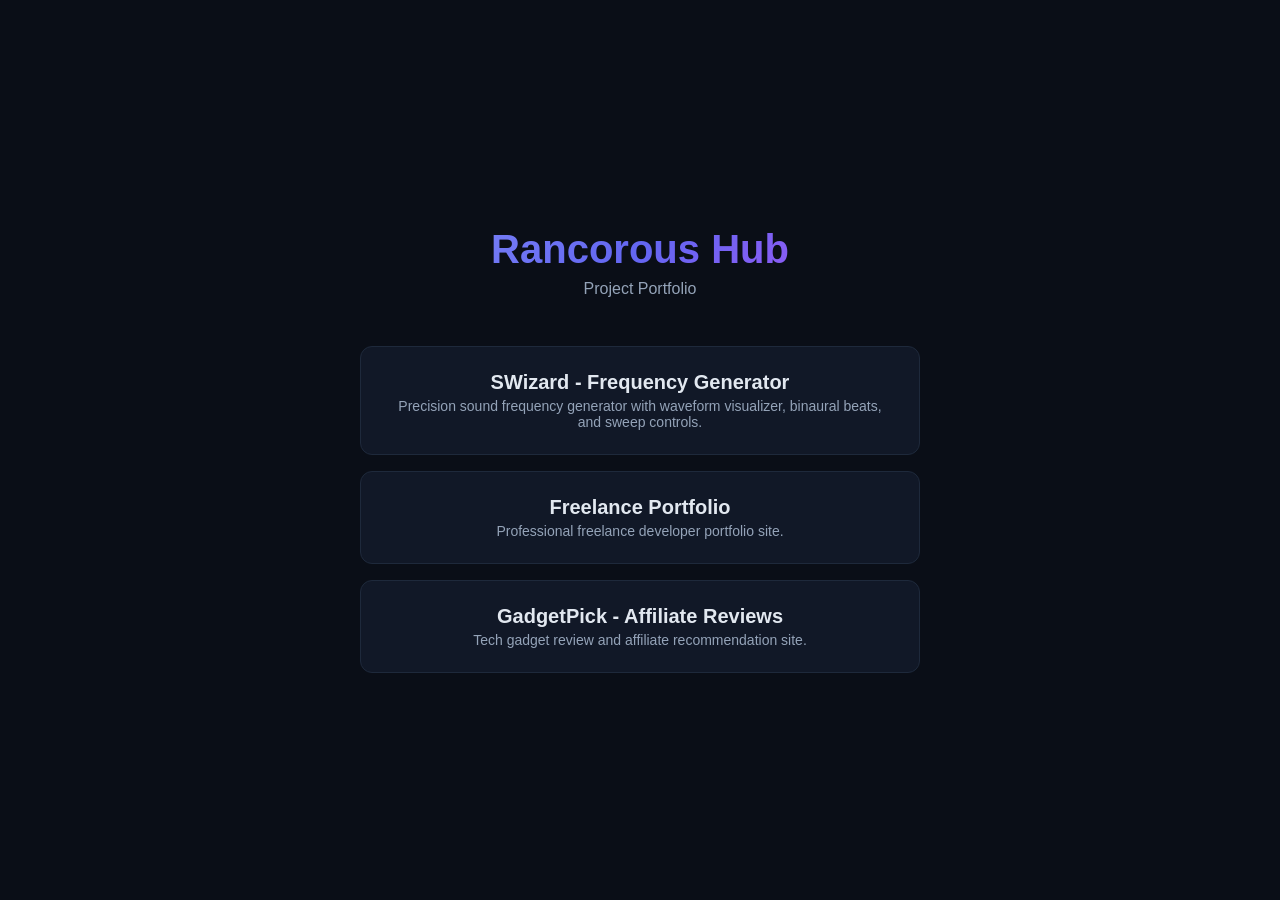
<file: index.html>
<!DOCTYPE html>
<html lang="en">
<head>
    <meta charset="UTF-8">
    <meta name="viewport" content="width=device-width, initial-scale=1.0">
    <title>Rancorous Hub - Projects</title>
    <style>
        *, *::before, *::after { margin: 0; padding: 0; box-sizing: border-box; }
        body {
            font-family: -apple-system, BlinkMacSystemFont, 'Segoe UI', Roboto, sans-serif;
            background: #0a0e17;
            color: #e2e8f0;
            min-height: 100vh;
            display: flex;
            align-items: center;
            justify-content: center;
        }
        .container {
            max-width: 600px;
            width: 100%;
            padding: 40px 20px;
            text-align: center;
        }
        h1 {
            font-size: 2.5rem;
            font-weight: 800;
            background: linear-gradient(135deg, #818cf8, #6366f1, #a855f7);
            -webkit-background-clip: text;
            background-clip: text;
            -webkit-text-fill-color: transparent;
            margin-bottom: 8px;
        }
        .tagline {
            color: #94a3b8;
            margin-bottom: 48px;
        }
        .projects {
            display: flex;
            flex-direction: column;
            gap: 16px;
        }
        a.card {
            display: block;
            padding: 24px;
            background: #111827;
            border: 1px solid #1e293b;
            border-radius: 12px;
            text-decoration: none;
            color: #e2e8f0;
            transition: all 0.2s;
        }
        a.card:hover {
            border-color: #6366f1;
            background: #1a2332;
            transform: translateY(-2px);
            box-shadow: 0 8px 24px rgba(99, 102, 241, 0.15);
        }
        .card h2 {
            font-size: 1.25rem;
            margin-bottom: 4px;
        }
        .card p {
            font-size: 0.875rem;
            color: #94a3b8;
        }
    </style>
</head>
<body>
    <div class="container">
        <h1>Rancorous Hub</h1>
        <p class="tagline">Project Portfolio</p>
        <div class="projects">
            <a class="card" href="frequency-generator/">
                <h2>SWizard - Frequency Generator</h2>
                <p>Precision sound frequency generator with waveform visualizer, binaural beats, and sweep controls.</p>
            </a>
            <a class="card" href="freelance-site/">
                <h2>Freelance Portfolio</h2>
                <p>Professional freelance developer portfolio site.</p>
            </a>
            <a class="card" href="affiliate-site/">
                <h2>GadgetPick - Affiliate Reviews</h2>
                <p>Tech gadget review and affiliate recommendation site.</p>
            </a>
        </div>
    </div>
</body>
</html>
</file>
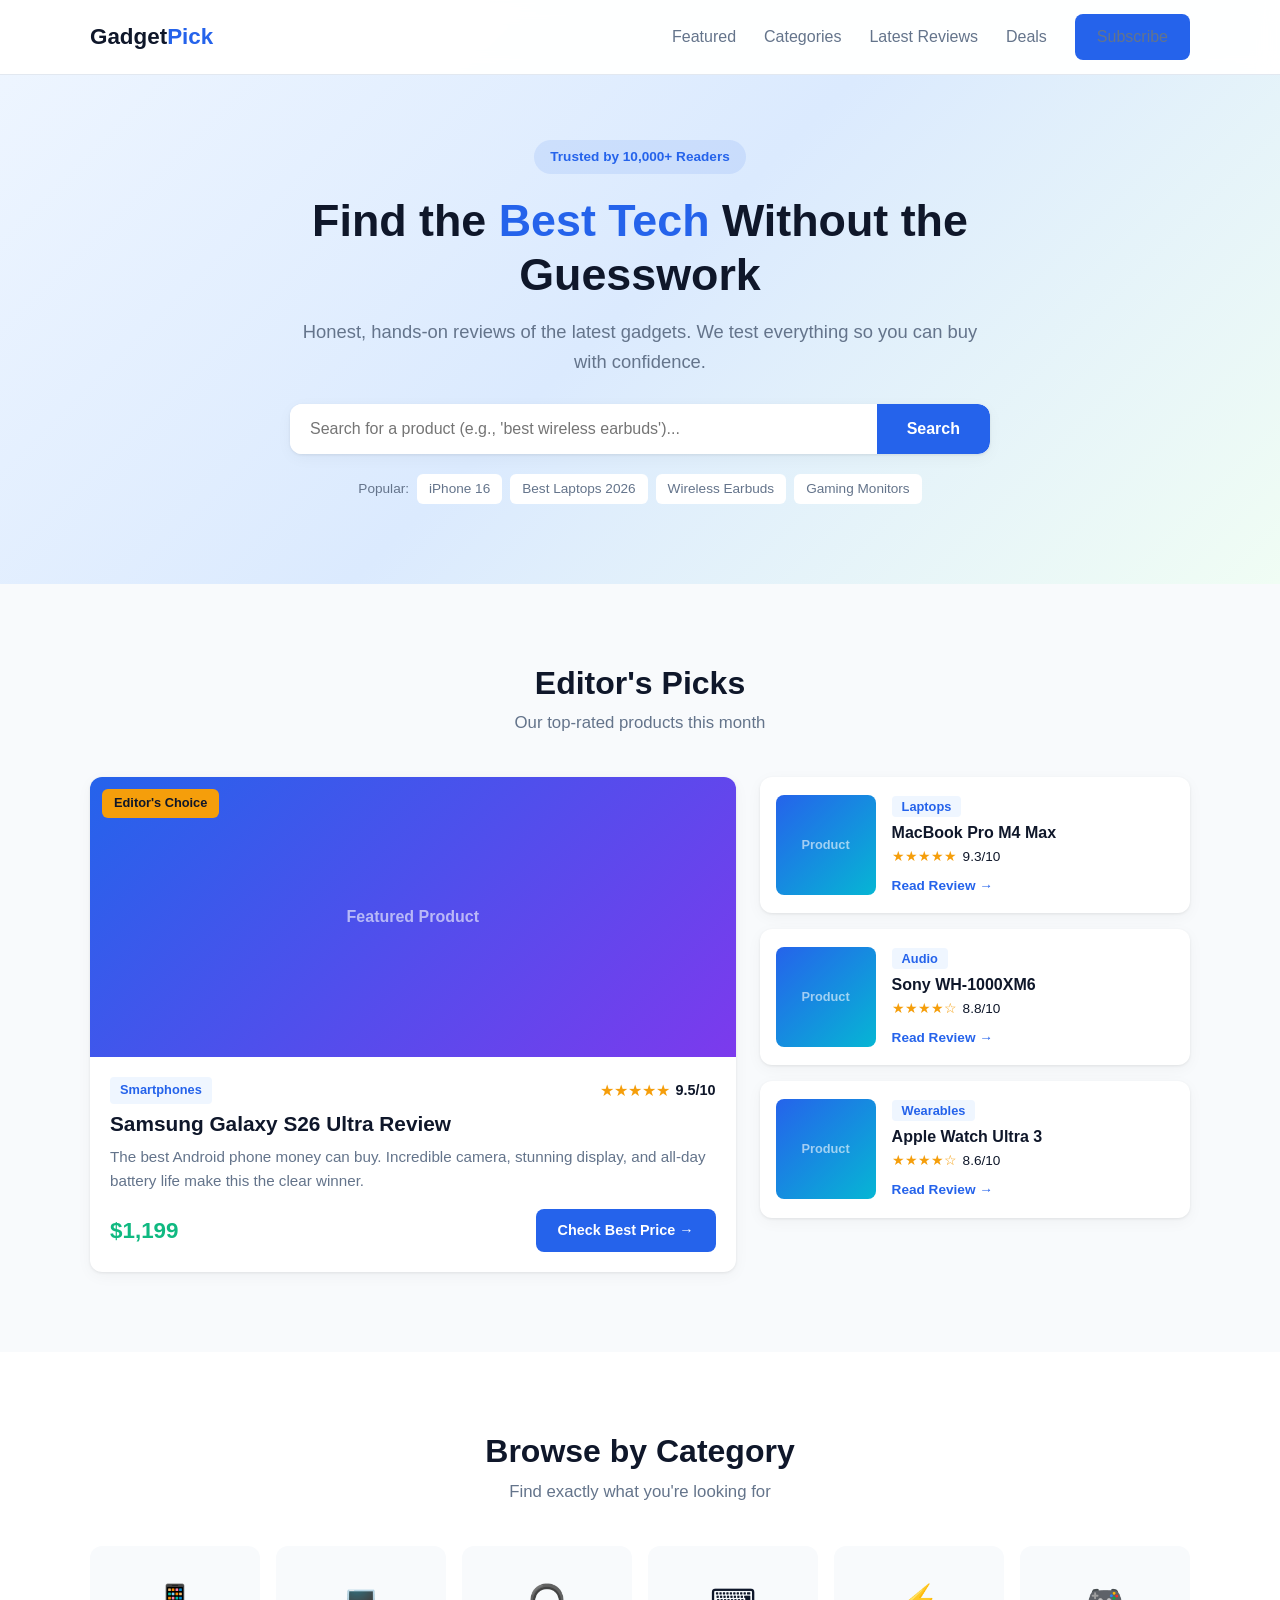
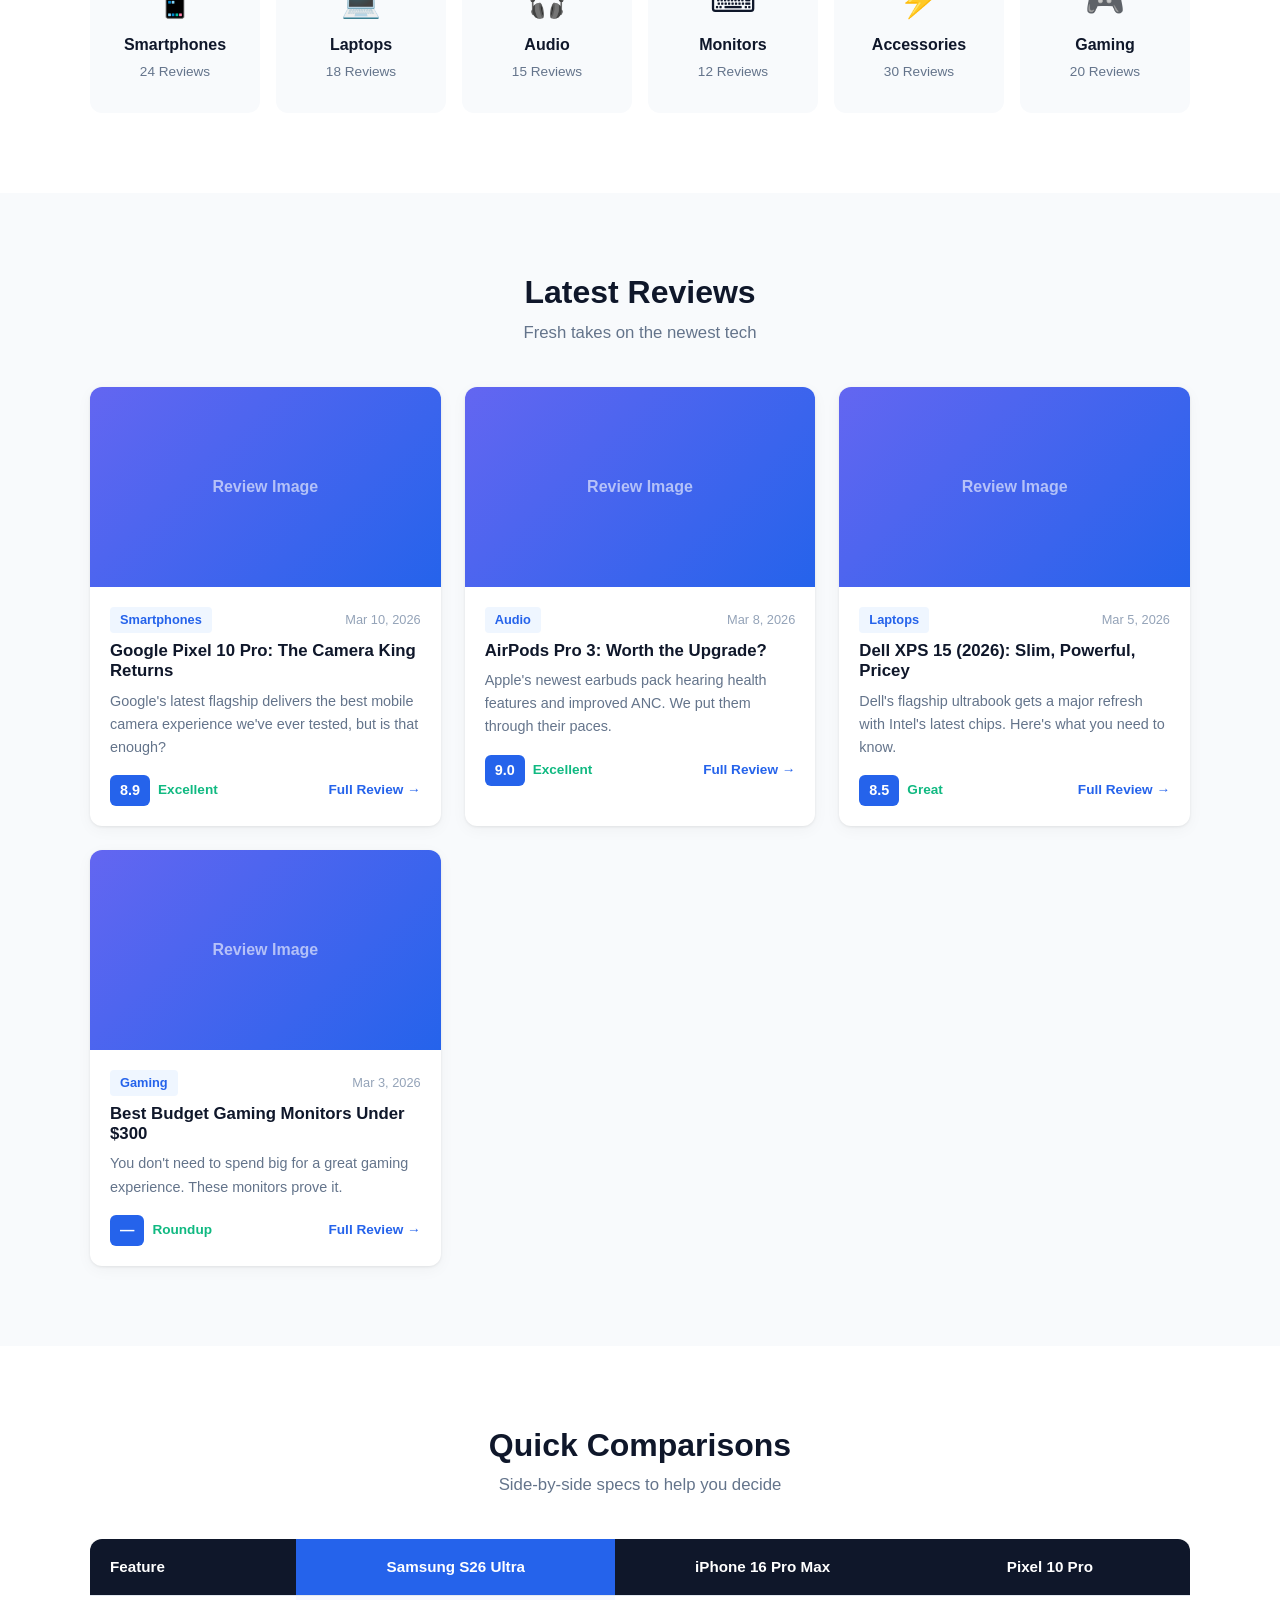
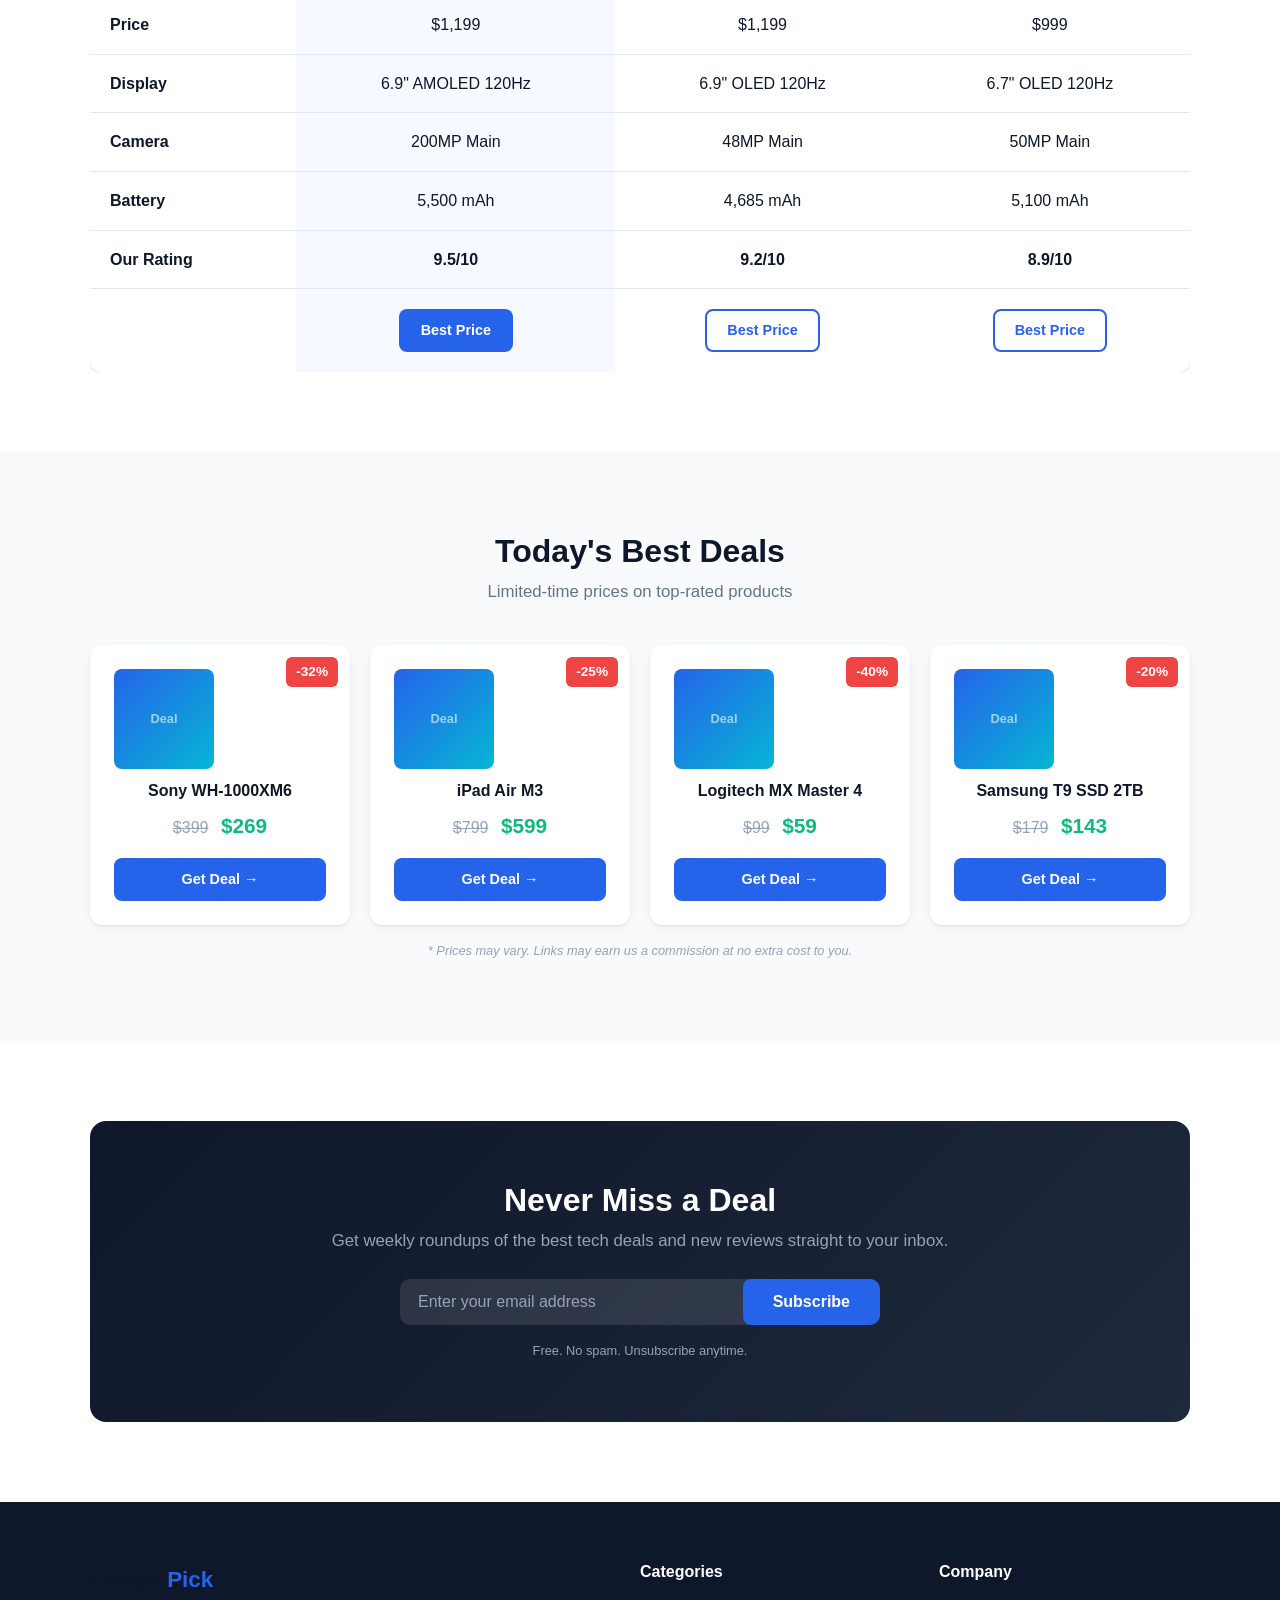
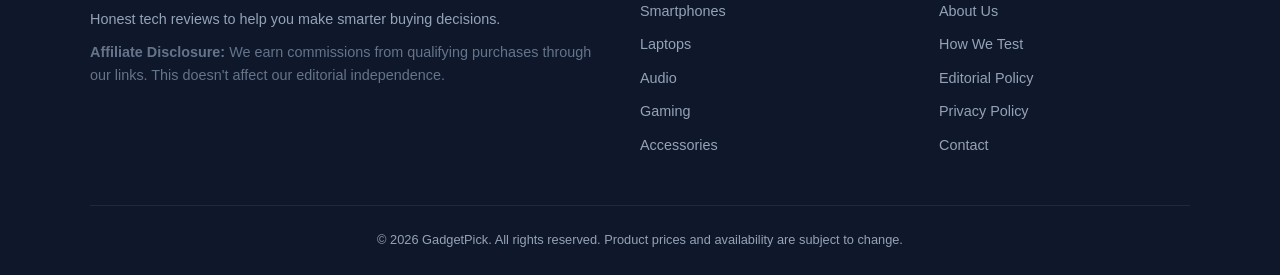
<file: affiliate-site/index.html>
<!DOCTYPE html>
<html lang="en">
<head>
    <meta charset="UTF-8">
    <meta name="viewport" content="width=device-width, initial-scale=1.0">
    <title>GadgetPick — Honest Tech Reviews & Best Deals</title>
    <meta name="description" content="GadgetPick helps you find the best tech gadgets with honest, in-depth reviews. Phones, laptops, accessories, and more — we test so you don't have to.">
    <meta name="keywords" content="tech reviews, best gadgets, phone reviews, laptop reviews, tech deals, gadget comparison">
    <link rel="stylesheet" href="css/style.css">
</head>
<body>
    <nav class="navbar">
        <div class="container">
            <a href="#" class="logo">Gadget<span>Pick</span></a>
            <ul class="nav-links">
                <li><a href="#featured">Featured</a></li>
                <li><a href="#categories">Categories</a></li>
                <li><a href="#latest">Latest Reviews</a></li>
                <li><a href="#deals">Deals</a></li>
                <li><a href="#newsletter" class="btn btn-nav">Subscribe</a></li>
            </ul>
            <button class="mobile-toggle" aria-label="Toggle menu">&#9776;</button>
        </div>
    </nav>

    <header class="hero">
        <div class="container">
            <div class="hero-content">
                <span class="hero-badge">Trusted by 10,000+ Readers</span>
                <h1>Find the <span class="highlight">Best Tech</span> Without the Guesswork</h1>
                <p>Honest, hands-on reviews of the latest gadgets. We test everything so you can buy with confidence.</p>
                <div class="search-bar">
                    <input type="text" id="searchInput" placeholder="Search for a product (e.g., 'best wireless earbuds')...">
                    <button class="btn btn-primary" id="searchBtn">Search</button>
                </div>
                <div class="hero-tags">
                    <span>Popular:</span>
                    <a href="#" class="hero-tag">iPhone 16</a>
                    <a href="#" class="hero-tag">Best Laptops 2026</a>
                    <a href="#" class="hero-tag">Wireless Earbuds</a>
                    <a href="#" class="hero-tag">Gaming Monitors</a>
                </div>
            </div>
        </div>
    </header>

    <section id="featured" class="featured">
        <div class="container">
            <h2 class="section-title">Editor's Picks</h2>
            <p class="section-sub">Our top-rated products this month</p>
            <div class="featured-grid">
                <article class="product-card featured-main">
                    <div class="product-image">
                        <span class="badge badge-gold">Editor's Choice</span>
                        <div class="img-placeholder large">Featured Product</div>
                    </div>
                    <div class="product-body">
                        <div class="product-meta">
                            <span class="category-tag">Smartphones</span>
                            <div class="rating">
                                <span class="stars">&#9733;&#9733;&#9733;&#9733;&#9733;</span>
                                <span class="rating-num">9.5/10</span>
                            </div>
                        </div>
                        <h3>Samsung Galaxy S26 Ultra Review</h3>
                        <p>The best Android phone money can buy. Incredible camera, stunning display, and all-day battery life make this the clear winner.</p>
                        <div class="product-footer">
                            <span class="price">$1,199</span>
                            <a href="#" class="btn btn-primary btn-sm">Check Best Price &rarr;</a>
                        </div>
                    </div>
                </article>

                <div class="featured-side">
                    <article class="product-card horizontal">
                        <div class="img-placeholder small">Product</div>
                        <div class="product-body">
                            <span class="category-tag">Laptops</span>
                            <h4>MacBook Pro M4 Max</h4>
                            <div class="rating-inline">
                                <span class="stars">&#9733;&#9733;&#9733;&#9733;&#9733;</span>
                                <span>9.3/10</span>
                            </div>
                            <a href="#" class="link-arrow">Read Review &rarr;</a>
                        </div>
                    </article>
                    <article class="product-card horizontal">
                        <div class="img-placeholder small">Product</div>
                        <div class="product-body">
                            <span class="category-tag">Audio</span>
                            <h4>Sony WH-1000XM6</h4>
                            <div class="rating-inline">
                                <span class="stars">&#9733;&#9733;&#9733;&#9733;&#9734;</span>
                                <span>8.8/10</span>
                            </div>
                            <a href="#" class="link-arrow">Read Review &rarr;</a>
                        </div>
                    </article>
                    <article class="product-card horizontal">
                        <div class="img-placeholder small">Product</div>
                        <div class="product-body">
                            <span class="category-tag">Wearables</span>
                            <h4>Apple Watch Ultra 3</h4>
                            <div class="rating-inline">
                                <span class="stars">&#9733;&#9733;&#9733;&#9733;&#9734;</span>
                                <span>8.6/10</span>
                            </div>
                            <a href="#" class="link-arrow">Read Review &rarr;</a>
                        </div>
                    </article>
                </div>
            </div>
        </div>
    </section>

    <section id="categories" class="categories">
        <div class="container">
            <h2 class="section-title">Browse by Category</h2>
            <p class="section-sub">Find exactly what you're looking for</p>
            <div class="category-grid">
                <a href="#" class="category-card">
                    <div class="category-icon">&#128241;</div>
                    <h3>Smartphones</h3>
                    <span>24 Reviews</span>
                </a>
                <a href="#" class="category-card">
                    <div class="category-icon">&#128187;</div>
                    <h3>Laptops</h3>
                    <span>18 Reviews</span>
                </a>
                <a href="#" class="category-card">
                    <div class="category-icon">&#127911;</div>
                    <h3>Audio</h3>
                    <span>15 Reviews</span>
                </a>
                <a href="#" class="category-card">
                    <div class="category-icon">&#9000;</div>
                    <h3>Monitors</h3>
                    <span>12 Reviews</span>
                </a>
                <a href="#" class="category-card">
                    <div class="category-icon">&#9889;</div>
                    <h3>Accessories</h3>
                    <span>30 Reviews</span>
                </a>
                <a href="#" class="category-card">
                    <div class="category-icon">&#127918;</div>
                    <h3>Gaming</h3>
                    <span>20 Reviews</span>
                </a>
            </div>
        </div>
    </section>

    <section id="latest" class="latest-reviews">
        <div class="container">
            <h2 class="section-title">Latest Reviews</h2>
            <p class="section-sub">Fresh takes on the newest tech</p>
            <div class="reviews-grid">
                <article class="review-card">
                    <div class="img-placeholder medium">Review Image</div>
                    <div class="review-body">
                        <div class="review-meta">
                            <span class="category-tag">Smartphones</span>
                            <span class="date">Mar 10, 2026</span>
                        </div>
                        <h3>Google Pixel 10 Pro: The Camera King Returns</h3>
                        <p>Google's latest flagship delivers the best mobile camera experience we've ever tested, but is that enough?</p>
                        <div class="review-footer">
                            <div class="score">
                                <span class="score-number">8.9</span>
                                <span class="score-label">Excellent</span>
                            </div>
                            <a href="#" class="link-arrow">Full Review &rarr;</a>
                        </div>
                    </div>
                </article>
                <article class="review-card">
                    <div class="img-placeholder medium">Review Image</div>
                    <div class="review-body">
                        <div class="review-meta">
                            <span class="category-tag">Audio</span>
                            <span class="date">Mar 8, 2026</span>
                        </div>
                        <h3>AirPods Pro 3: Worth the Upgrade?</h3>
                        <p>Apple's newest earbuds pack hearing health features and improved ANC. We put them through their paces.</p>
                        <div class="review-footer">
                            <div class="score">
                                <span class="score-number">9.0</span>
                                <span class="score-label">Excellent</span>
                            </div>
                            <a href="#" class="link-arrow">Full Review &rarr;</a>
                        </div>
                    </div>
                </article>
                <article class="review-card">
                    <div class="img-placeholder medium">Review Image</div>
                    <div class="review-body">
                        <div class="review-meta">
                            <span class="category-tag">Laptops</span>
                            <span class="date">Mar 5, 2026</span>
                        </div>
                        <h3>Dell XPS 15 (2026): Slim, Powerful, Pricey</h3>
                        <p>Dell's flagship ultrabook gets a major refresh with Intel's latest chips. Here's what you need to know.</p>
                        <div class="review-footer">
                            <div class="score">
                                <span class="score-number">8.5</span>
                                <span class="score-label">Great</span>
                            </div>
                            <a href="#" class="link-arrow">Full Review &rarr;</a>
                        </div>
                    </div>
                </article>
                <article class="review-card">
                    <div class="img-placeholder medium">Review Image</div>
                    <div class="review-body">
                        <div class="review-meta">
                            <span class="category-tag">Gaming</span>
                            <span class="date">Mar 3, 2026</span>
                        </div>
                        <h3>Best Budget Gaming Monitors Under $300</h3>
                        <p>You don't need to spend big for a great gaming experience. These monitors prove it.</p>
                        <div class="review-footer">
                            <div class="score">
                                <span class="score-number">—</span>
                                <span class="score-label">Roundup</span>
                            </div>
                            <a href="#" class="link-arrow">Full Review &rarr;</a>
                        </div>
                    </div>
                </article>
            </div>
        </div>
    </section>

    <section class="comparison">
        <div class="container">
            <h2 class="section-title">Quick Comparisons</h2>
            <p class="section-sub">Side-by-side specs to help you decide</p>
            <div class="comparison-table-wrapper">
                <table class="comparison-table">
                    <thead>
                        <tr>
                            <th>Feature</th>
                            <th class="highlight-col">Samsung S26 Ultra</th>
                            <th>iPhone 16 Pro Max</th>
                            <th>Pixel 10 Pro</th>
                        </tr>
                    </thead>
                    <tbody>
                        <tr>
                            <td>Price</td>
                            <td class="highlight-col">$1,199</td>
                            <td>$1,199</td>
                            <td>$999</td>
                        </tr>
                        <tr>
                            <td>Display</td>
                            <td class="highlight-col">6.9" AMOLED 120Hz</td>
                            <td>6.9" OLED 120Hz</td>
                            <td>6.7" OLED 120Hz</td>
                        </tr>
                        <tr>
                            <td>Camera</td>
                            <td class="highlight-col">200MP Main</td>
                            <td>48MP Main</td>
                            <td>50MP Main</td>
                        </tr>
                        <tr>
                            <td>Battery</td>
                            <td class="highlight-col">5,500 mAh</td>
                            <td>4,685 mAh</td>
                            <td>5,100 mAh</td>
                        </tr>
                        <tr>
                            <td>Our Rating</td>
                            <td class="highlight-col"><strong>9.5/10</strong></td>
                            <td><strong>9.2/10</strong></td>
                            <td><strong>8.9/10</strong></td>
                        </tr>
                        <tr>
                            <td></td>
                            <td class="highlight-col"><a href="#" class="btn btn-primary btn-sm">Best Price</a></td>
                            <td><a href="#" class="btn btn-outline btn-sm">Best Price</a></td>
                            <td><a href="#" class="btn btn-outline btn-sm">Best Price</a></td>
                        </tr>
                    </tbody>
                </table>
            </div>
        </div>
    </section>

    <section id="deals" class="deals">
        <div class="container">
            <h2 class="section-title">Today's Best Deals</h2>
            <p class="section-sub">Limited-time prices on top-rated products</p>
            <div class="deals-grid">
                <div class="deal-card">
                    <div class="deal-badge">-32%</div>
                    <div class="img-placeholder small">Deal</div>
                    <h4>Sony WH-1000XM6</h4>
                    <div class="deal-pricing">
                        <span class="deal-original">$399</span>
                        <span class="deal-current">$269</span>
                    </div>
                    <a href="#" class="btn btn-primary btn-sm btn-full">Get Deal &rarr;</a>
                </div>
                <div class="deal-card">
                    <div class="deal-badge">-25%</div>
                    <div class="img-placeholder small">Deal</div>
                    <h4>iPad Air M3</h4>
                    <div class="deal-pricing">
                        <span class="deal-original">$799</span>
                        <span class="deal-current">$599</span>
                    </div>
                    <a href="#" class="btn btn-primary btn-sm btn-full">Get Deal &rarr;</a>
                </div>
                <div class="deal-card">
                    <div class="deal-badge">-40%</div>
                    <div class="img-placeholder small">Deal</div>
                    <h4>Logitech MX Master 4</h4>
                    <div class="deal-pricing">
                        <span class="deal-original">$99</span>
                        <span class="deal-current">$59</span>
                    </div>
                    <a href="#" class="btn btn-primary btn-sm btn-full">Get Deal &rarr;</a>
                </div>
                <div class="deal-card">
                    <div class="deal-badge">-20%</div>
                    <div class="img-placeholder small">Deal</div>
                    <h4>Samsung T9 SSD 2TB</h4>
                    <div class="deal-pricing">
                        <span class="deal-original">$179</span>
                        <span class="deal-current">$143</span>
                    </div>
                    <a href="#" class="btn btn-primary btn-sm btn-full">Get Deal &rarr;</a>
                </div>
            </div>
            <p class="deals-disclaimer">* Prices may vary. Links may earn us a commission at no extra cost to you.</p>
        </div>
    </section>

    <section id="newsletter" class="newsletter">
        <div class="container">
            <div class="newsletter-box">
                <h2>Never Miss a Deal</h2>
                <p>Get weekly roundups of the best tech deals and new reviews straight to your inbox.</p>
                <form class="newsletter-form" id="newsletterForm">
                    <input type="email" name="email" placeholder="Enter your email address" required aria-label="Email address">
                    <button type="submit" class="btn btn-primary">Subscribe</button>
                </form>
                <span class="newsletter-note">Free. No spam. Unsubscribe anytime.</span>
            </div>
        </div>
    </section>

    <footer class="footer">
        <div class="container">
            <div class="footer-content">
                <div class="footer-brand">
                    <a href="#" class="logo">Gadget<span>Pick</span></a>
                    <p>Honest tech reviews to help you make smarter buying decisions.</p>
                    <p class="affiliate-disclosure"><strong>Affiliate Disclosure:</strong> We earn commissions from qualifying purchases through our links. This doesn't affect our editorial independence.</p>
                </div>
                <div class="footer-links">
                    <h4>Categories</h4>
                    <ul>
                        <li><a href="#">Smartphones</a></li>
                        <li><a href="#">Laptops</a></li>
                        <li><a href="#">Audio</a></li>
                        <li><a href="#">Gaming</a></li>
                        <li><a href="#">Accessories</a></li>
                    </ul>
                </div>
                <div class="footer-links">
                    <h4>Company</h4>
                    <ul>
                        <li><a href="#">About Us</a></li>
                        <li><a href="#">How We Test</a></li>
                        <li><a href="#">Editorial Policy</a></li>
                        <li><a href="#">Privacy Policy</a></li>
                        <li><a href="#">Contact</a></li>
                    </ul>
                </div>
            </div>
            <div class="footer-bottom">
                <p>&copy; 2026 GadgetPick. All rights reserved. Product prices and availability are subject to change.</p>
            </div>
        </div>
    </footer>

    <script src="js/main.js"></script>
</body>
</html>
</file>
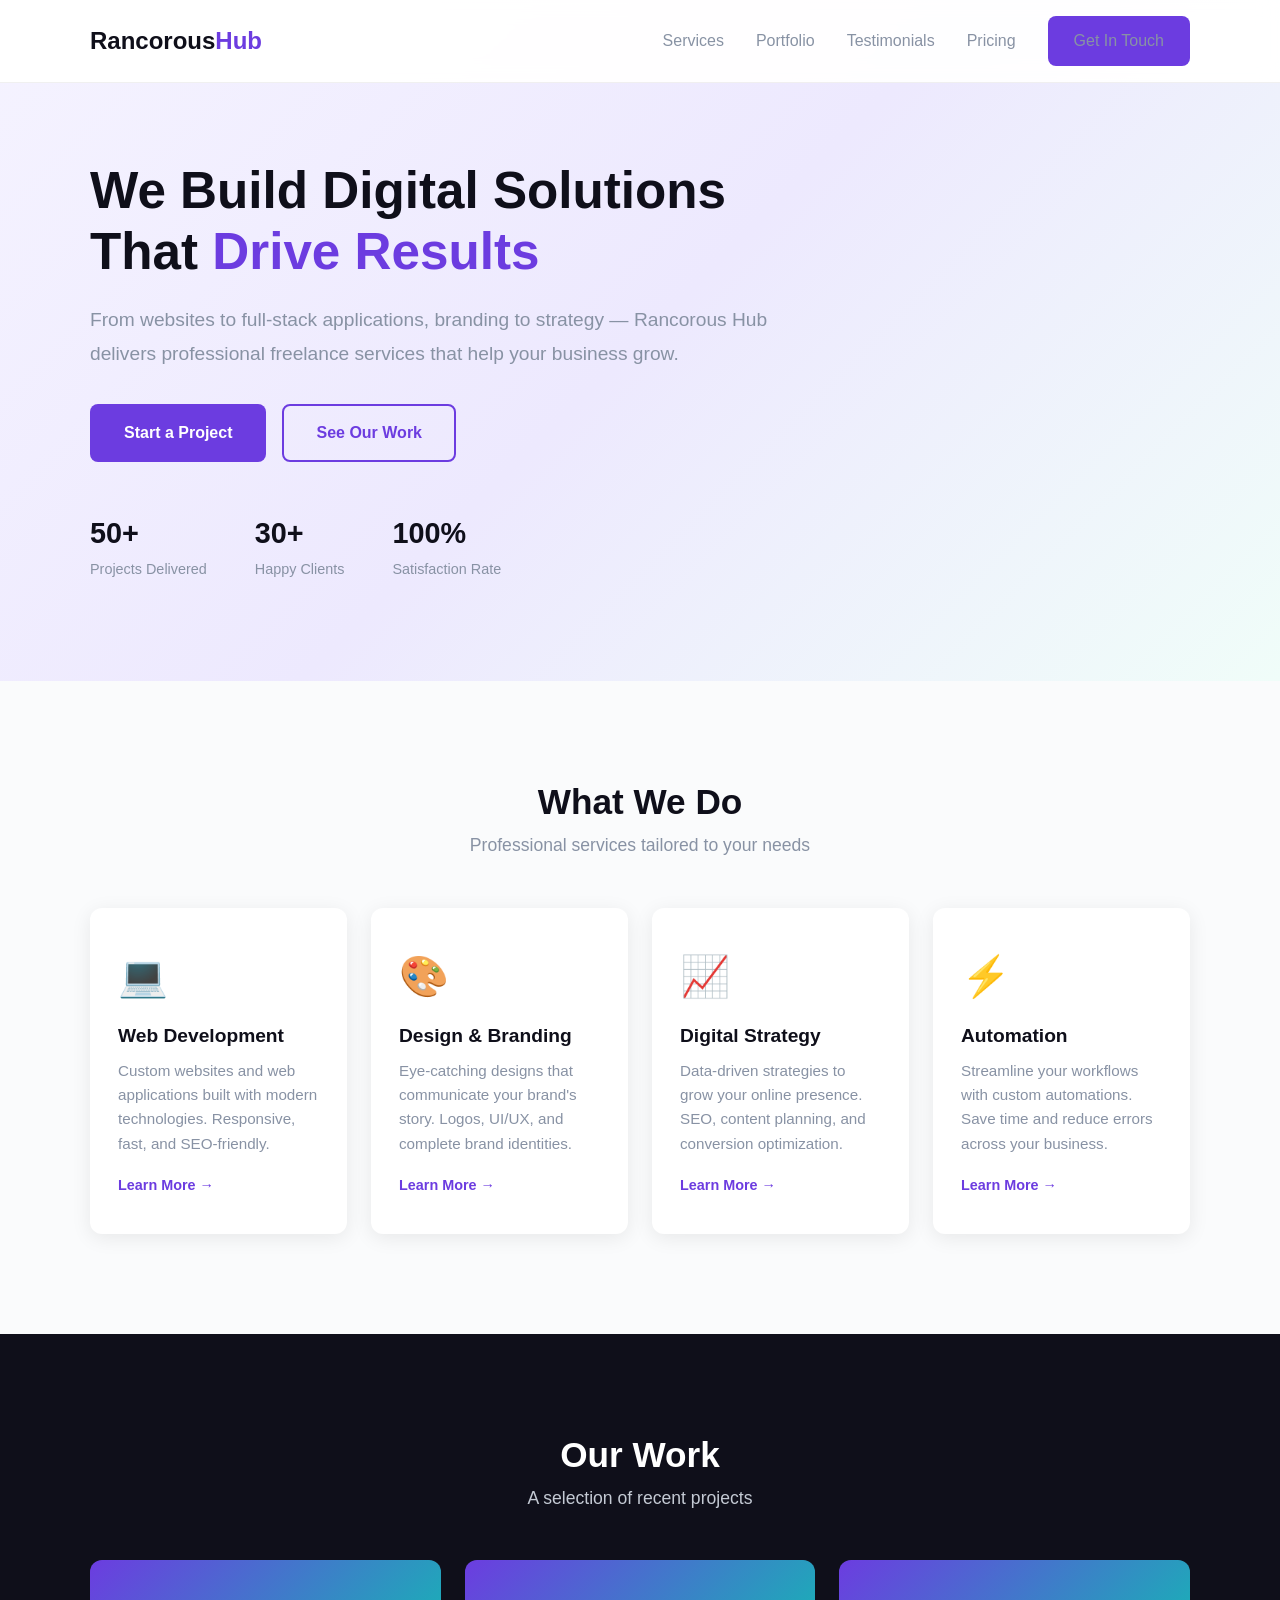
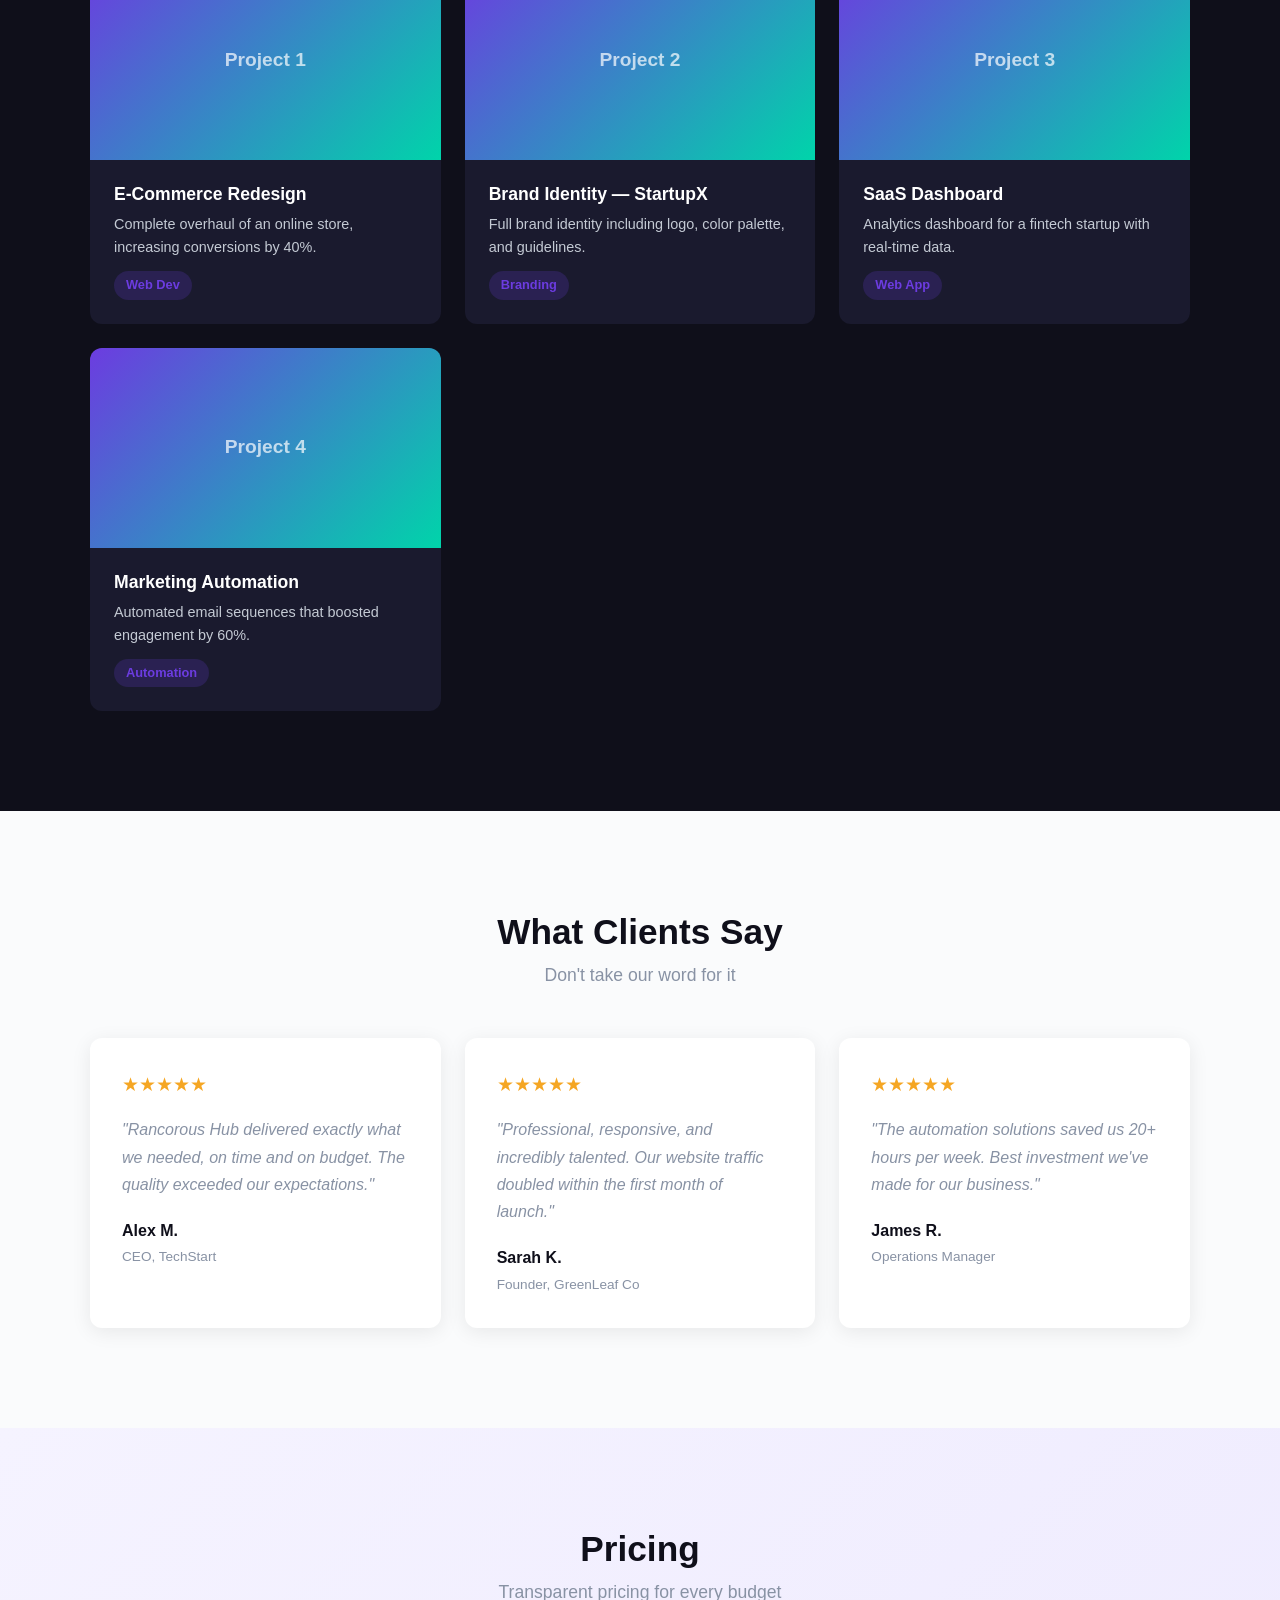
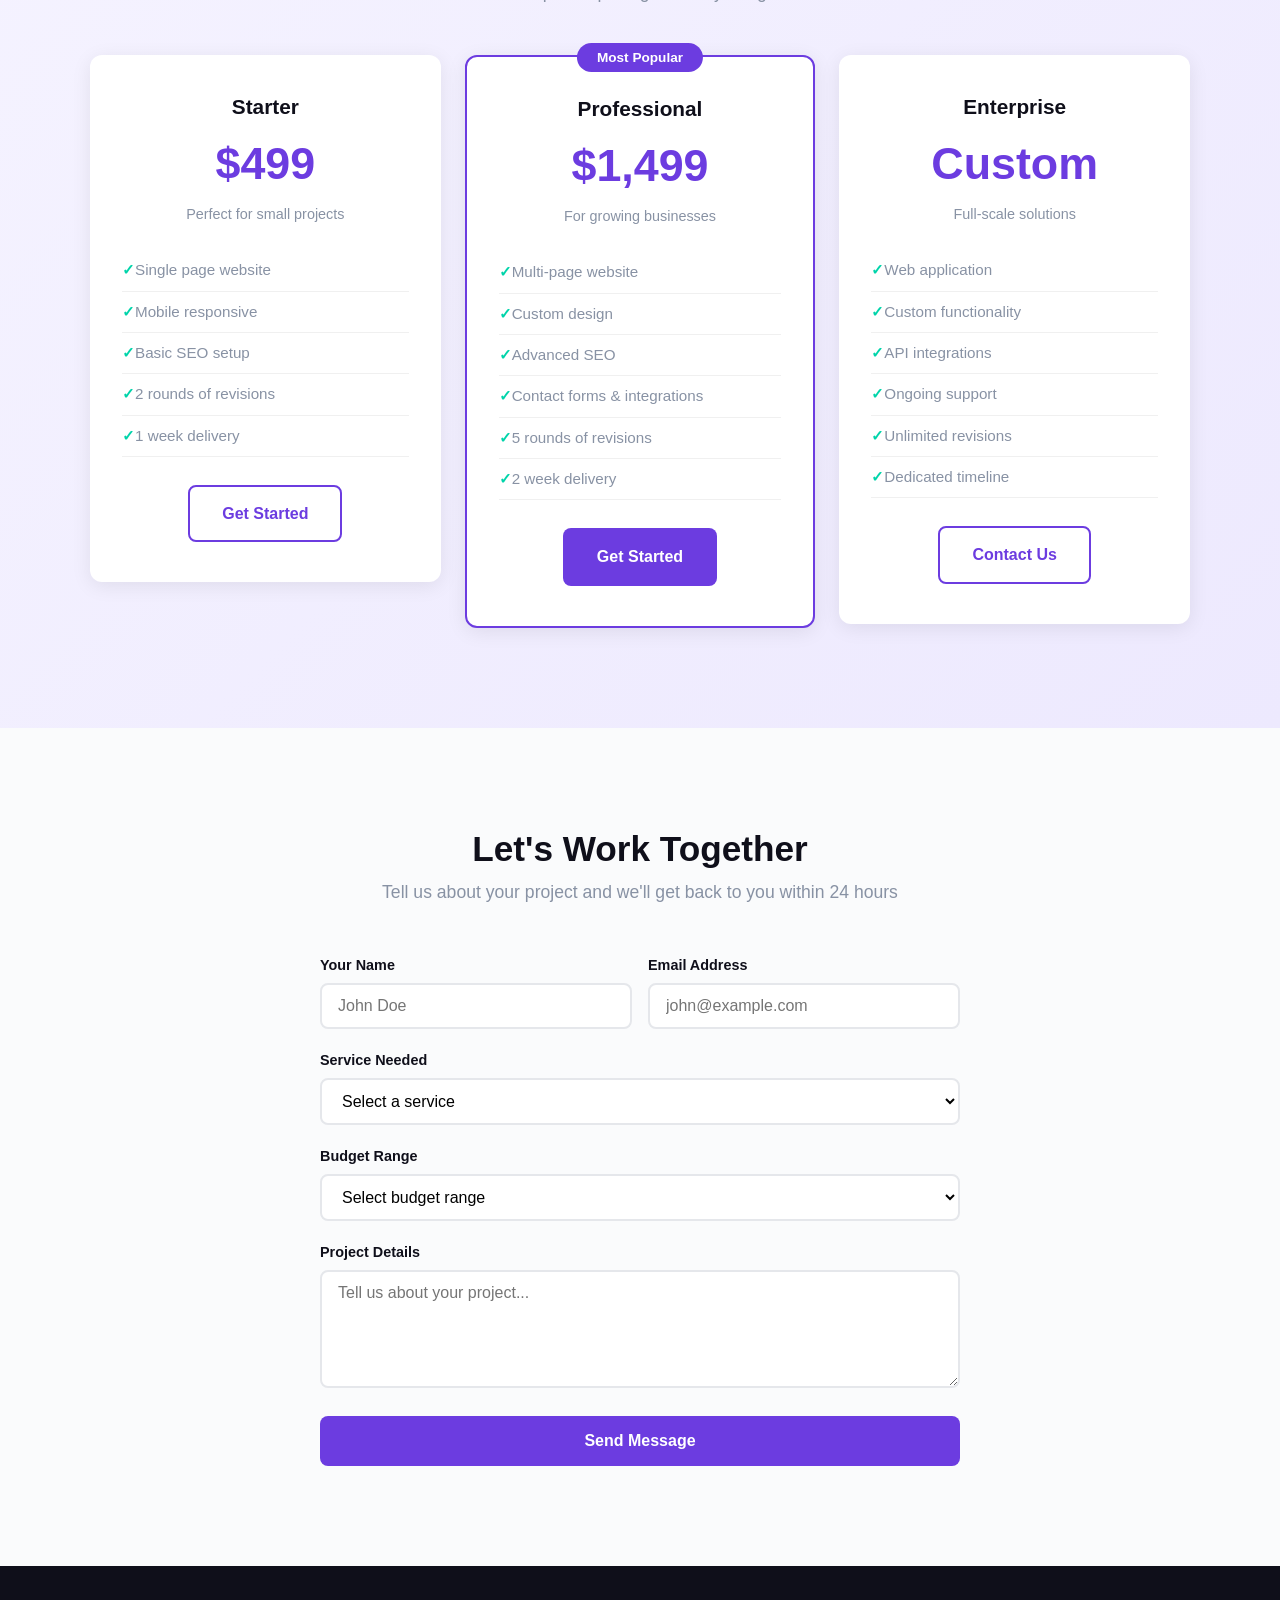
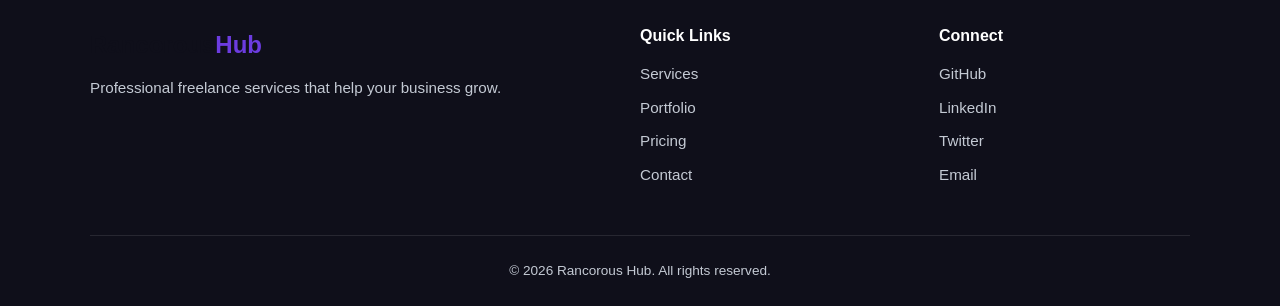
<file: freelance-site/index.html>
<!DOCTYPE html>
<html lang="en">
<head>
    <meta charset="UTF-8">
    <meta name="viewport" content="width=device-width, initial-scale=1.0">
    <title>Rancorous Hub — Get It Done Right</title>
    <meta name="description" content="Rancorous Hub offers professional freelance services. Web development, design, consulting and more. Let's build something great together.">
    <link rel="stylesheet" href="css/style.css">
</head>
<body>
    <nav class="navbar">
        <div class="container">
            <a href="#" class="logo">Rancorous<span>Hub</span></a>
            <ul class="nav-links">
                <li><a href="#services">Services</a></li>
                <li><a href="#portfolio">Portfolio</a></li>
                <li><a href="#testimonials">Testimonials</a></li>
                <li><a href="#pricing">Pricing</a></li>
                <li><a href="#contact" class="btn btn-nav">Get In Touch</a></li>
            </ul>
            <button class="mobile-toggle" aria-label="Toggle menu">&#9776;</button>
        </div>
    </nav>

    <header class="hero">
        <div class="container">
            <div class="hero-content">
                <h1>We Build Digital Solutions That <span class="highlight">Drive Results</span></h1>
                <p>From websites to full-stack applications, branding to strategy — Rancorous Hub delivers professional freelance services that help your business grow.</p>
                <div class="hero-cta">
                    <a href="#contact" class="btn btn-primary">Start a Project</a>
                    <a href="#portfolio" class="btn btn-outline">See Our Work</a>
                </div>
                <div class="hero-stats">
                    <div class="stat">
                        <strong>50+</strong>
                        <span>Projects Delivered</span>
                    </div>
                    <div class="stat">
                        <strong>30+</strong>
                        <span>Happy Clients</span>
                    </div>
                    <div class="stat">
                        <strong>100%</strong>
                        <span>Satisfaction Rate</span>
                    </div>
                </div>
            </div>
        </div>
    </header>

    <section id="services" class="services">
        <div class="container">
            <h2 class="section-title">What We Do</h2>
            <p class="section-sub">Professional services tailored to your needs</p>
            <div class="services-grid">
                <div class="service-card">
                    <div class="service-icon">&#128187;</div>
                    <h3>Web Development</h3>
                    <p>Custom websites and web applications built with modern technologies. Responsive, fast, and SEO-friendly.</p>
                    <a href="#contact" class="service-link">Learn More &rarr;</a>
                </div>
                <div class="service-card">
                    <div class="service-icon">&#127912;</div>
                    <h3>Design & Branding</h3>
                    <p>Eye-catching designs that communicate your brand's story. Logos, UI/UX, and complete brand identities.</p>
                    <a href="#contact" class="service-link">Learn More &rarr;</a>
                </div>
                <div class="service-card">
                    <div class="service-icon">&#128200;</div>
                    <h3>Digital Strategy</h3>
                    <p>Data-driven strategies to grow your online presence. SEO, content planning, and conversion optimization.</p>
                    <a href="#contact" class="service-link">Learn More &rarr;</a>
                </div>
                <div class="service-card">
                    <div class="service-icon">&#9889;</div>
                    <h3>Automation</h3>
                    <p>Streamline your workflows with custom automations. Save time and reduce errors across your business.</p>
                    <a href="#contact" class="service-link">Learn More &rarr;</a>
                </div>
            </div>
        </div>
    </section>

    <section id="portfolio" class="portfolio">
        <div class="container">
            <h2 class="section-title">Our Work</h2>
            <p class="section-sub">A selection of recent projects</p>
            <div class="portfolio-grid">
                <div class="portfolio-card">
                    <div class="portfolio-placeholder">Project 1</div>
                    <div class="portfolio-info">
                        <h3>E-Commerce Redesign</h3>
                        <p>Complete overhaul of an online store, increasing conversions by 40%.</p>
                        <span class="tag">Web Dev</span>
                    </div>
                </div>
                <div class="portfolio-card">
                    <div class="portfolio-placeholder">Project 2</div>
                    <div class="portfolio-info">
                        <h3>Brand Identity — StartupX</h3>
                        <p>Full brand identity including logo, color palette, and guidelines.</p>
                        <span class="tag">Branding</span>
                    </div>
                </div>
                <div class="portfolio-card">
                    <div class="portfolio-placeholder">Project 3</div>
                    <div class="portfolio-info">
                        <h3>SaaS Dashboard</h3>
                        <p>Analytics dashboard for a fintech startup with real-time data.</p>
                        <span class="tag">Web App</span>
                    </div>
                </div>
                <div class="portfolio-card">
                    <div class="portfolio-placeholder">Project 4</div>
                    <div class="portfolio-info">
                        <h3>Marketing Automation</h3>
                        <p>Automated email sequences that boosted engagement by 60%.</p>
                        <span class="tag">Automation</span>
                    </div>
                </div>
            </div>
        </div>
    </section>

    <section id="testimonials" class="testimonials">
        <div class="container">
            <h2 class="section-title">What Clients Say</h2>
            <p class="section-sub">Don't take our word for it</p>
            <div class="testimonials-grid">
                <div class="testimonial-card">
                    <div class="stars">&#9733;&#9733;&#9733;&#9733;&#9733;</div>
                    <p>"Rancorous Hub delivered exactly what we needed, on time and on budget. The quality exceeded our expectations."</p>
                    <div class="testimonial-author">
                        <strong>Alex M.</strong>
                        <span>CEO, TechStart</span>
                    </div>
                </div>
                <div class="testimonial-card">
                    <div class="stars">&#9733;&#9733;&#9733;&#9733;&#9733;</div>
                    <p>"Professional, responsive, and incredibly talented. Our website traffic doubled within the first month of launch."</p>
                    <div class="testimonial-author">
                        <strong>Sarah K.</strong>
                        <span>Founder, GreenLeaf Co</span>
                    </div>
                </div>
                <div class="testimonial-card">
                    <div class="stars">&#9733;&#9733;&#9733;&#9733;&#9733;</div>
                    <p>"The automation solutions saved us 20+ hours per week. Best investment we've made for our business."</p>
                    <div class="testimonial-author">
                        <strong>James R.</strong>
                        <span>Operations Manager</span>
                    </div>
                </div>
            </div>
        </div>
    </section>

    <section id="pricing" class="pricing">
        <div class="container">
            <h2 class="section-title">Pricing</h2>
            <p class="section-sub">Transparent pricing for every budget</p>
            <div class="pricing-grid">
                <div class="pricing-card">
                    <h3>Starter</h3>
                    <div class="price">$499</div>
                    <p class="price-desc">Perfect for small projects</p>
                    <ul>
                        <li>Single page website</li>
                        <li>Mobile responsive</li>
                        <li>Basic SEO setup</li>
                        <li>2 rounds of revisions</li>
                        <li>1 week delivery</li>
                    </ul>
                    <a href="#contact" class="btn btn-outline">Get Started</a>
                </div>
                <div class="pricing-card featured">
                    <div class="popular-badge">Most Popular</div>
                    <h3>Professional</h3>
                    <div class="price">$1,499</div>
                    <p class="price-desc">For growing businesses</p>
                    <ul>
                        <li>Multi-page website</li>
                        <li>Custom design</li>
                        <li>Advanced SEO</li>
                        <li>Contact forms & integrations</li>
                        <li>5 rounds of revisions</li>
                        <li>2 week delivery</li>
                    </ul>
                    <a href="#contact" class="btn btn-primary">Get Started</a>
                </div>
                <div class="pricing-card">
                    <h3>Enterprise</h3>
                    <div class="price">Custom</div>
                    <p class="price-desc">Full-scale solutions</p>
                    <ul>
                        <li>Web application</li>
                        <li>Custom functionality</li>
                        <li>API integrations</li>
                        <li>Ongoing support</li>
                        <li>Unlimited revisions</li>
                        <li>Dedicated timeline</li>
                    </ul>
                    <a href="#contact" class="btn btn-outline">Contact Us</a>
                </div>
            </div>
        </div>
    </section>

    <section id="contact" class="contact">
        <div class="container">
            <h2 class="section-title">Let's Work Together</h2>
            <p class="section-sub">Tell us about your project and we'll get back to you within 24 hours</p>
            <form class="contact-form" id="contactForm">
                <div class="form-row">
                    <div class="form-group">
                        <label for="name">Your Name</label>
                        <input type="text" id="name" name="name" required placeholder="John Doe">
                    </div>
                    <div class="form-group">
                        <label for="email">Email Address</label>
                        <input type="email" id="email" name="email" required placeholder="john@example.com">
                    </div>
                </div>
                <div class="form-group">
                    <label for="service">Service Needed</label>
                    <select id="service" name="service">
                        <option value="">Select a service</option>
                        <option value="webdev">Web Development</option>
                        <option value="design">Design & Branding</option>
                        <option value="strategy">Digital Strategy</option>
                        <option value="automation">Automation</option>
                        <option value="other">Other</option>
                    </select>
                </div>
                <div class="form-group">
                    <label for="budget">Budget Range</label>
                    <select id="budget" name="budget">
                        <option value="">Select budget range</option>
                        <option value="under500">Under $500</option>
                        <option value="500-1500">$500 - $1,500</option>
                        <option value="1500-5000">$1,500 - $5,000</option>
                        <option value="5000+">$5,000+</option>
                    </select>
                </div>
                <div class="form-group">
                    <label for="message">Project Details</label>
                    <textarea id="message" name="message" rows="5" required placeholder="Tell us about your project..."></textarea>
                </div>
                <button type="submit" class="btn btn-primary btn-full">Send Message</button>
            </form>
        </div>
    </section>

    <footer class="footer">
        <div class="container">
            <div class="footer-content">
                <div class="footer-brand">
                    <a href="#" class="logo">Rancorous<span>Hub</span></a>
                    <p>Professional freelance services that help your business grow.</p>
                </div>
                <div class="footer-links">
                    <h4>Quick Links</h4>
                    <ul>
                        <li><a href="#services">Services</a></li>
                        <li><a href="#portfolio">Portfolio</a></li>
                        <li><a href="#pricing">Pricing</a></li>
                        <li><a href="#contact">Contact</a></li>
                    </ul>
                </div>
                <div class="footer-links">
                    <h4>Connect</h4>
                    <ul>
                        <li><a href="#">GitHub</a></li>
                        <li><a href="#">LinkedIn</a></li>
                        <li><a href="#">Twitter</a></li>
                        <li><a href="#">Email</a></li>
                    </ul>
                </div>
            </div>
            <div class="footer-bottom">
                <p>&copy; 2026 Rancorous Hub. All rights reserved.</p>
            </div>
        </div>
    </footer>

    <script src="js/main.js"></script>
</body>
</html>
</file>
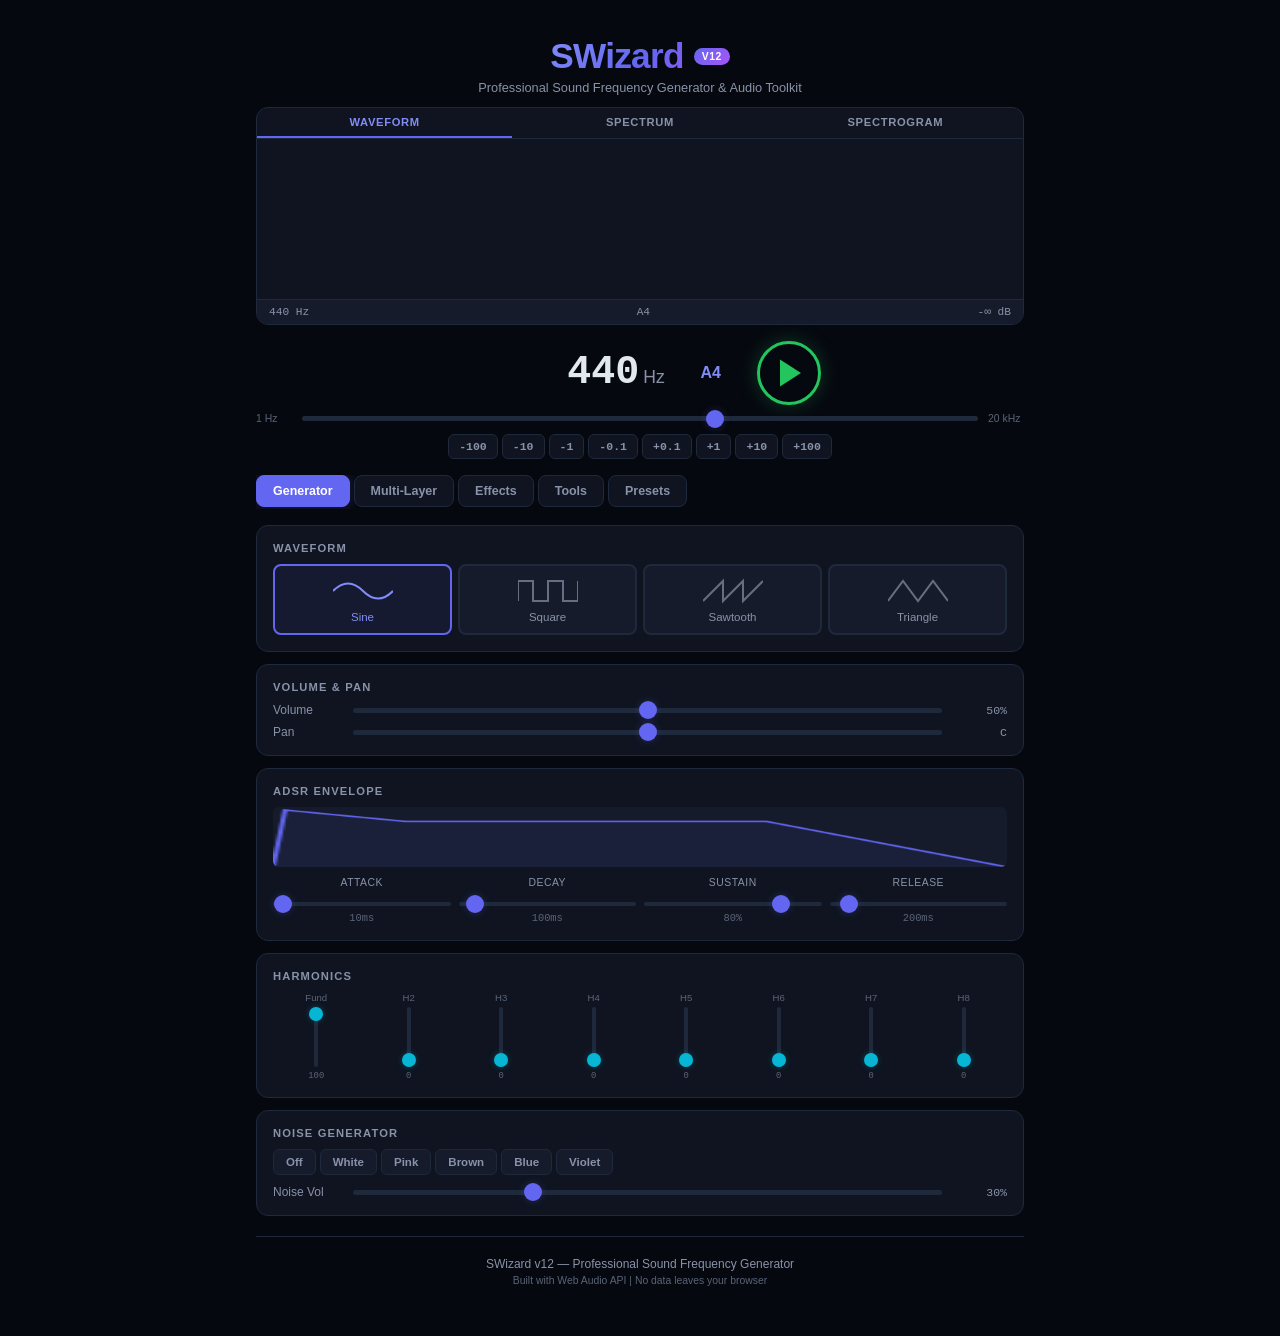
<file: frequency-generator/index.html>
<!DOCTYPE html>
<html lang="en">
<head>
    <meta charset="UTF-8">
    <meta name="viewport" content="width=device-width, initial-scale=1.0">
    <title>SWizard v12 - Professional Sound Frequency Generator</title>
    <link rel="stylesheet" href="css/style.css">
</head>
<body>
    <div class="app">
        <header class="header">
            <div class="header-top">
                <h1 class="logo">SWizard</h1>
                <span class="version-badge">v12</span>
            </div>
            <p class="tagline">Professional Sound Frequency Generator & Audio Toolkit</p>
        </header>

        <main class="main">
            <!-- Visualizer -->
            <section class="visualizer-section">
                <div class="viz-tabs">
                    <button class="viz-tab active" data-viz="waveform">Waveform</button>
                    <button class="viz-tab" data-viz="spectrum">Spectrum</button>
                    <button class="viz-tab" data-viz="spectrogram">Spectrogram</button>
                </div>
                <canvas id="mainCanvas" aria-label="Audio visualization"></canvas>
                <div class="viz-info">
                    <span id="vizFreqDisplay">440 Hz</span>
                    <span id="vizNoteDisplay">A4</span>
                    <span id="vizDbDisplay">-∞ dB</span>
                </div>
            </section>

            <!-- Master Controls Row -->
            <section class="master-row">
                <div class="freq-display">
                    <input type="number" id="freqInput" class="freq-input" value="440" min="1" max="20000" step="0.1" aria-label="Frequency in Hz">
                    <span class="freq-unit">Hz</span>
                </div>
                <div class="freq-note" id="noteDisplay">A4</div>
                <button id="playBtn" class="play-btn" aria-label="Play or stop tone">
                    <svg id="playIcon" viewBox="0 0 24 24" width="36" height="36"><polygon points="6,3 20,12 6,21" fill="currentColor"/></svg>
                    <svg id="stopIcon" viewBox="0 0 24 24" width="36" height="36" style="display:none"><rect x="5" y="4" width="14" height="16" rx="2" fill="currentColor"/></svg>
                </button>
            </section>

            <!-- Frequency Slider -->
            <section class="slider-section">
                <div class="freq-slider-wrap">
                    <span class="slider-label">1 Hz</span>
                    <input type="range" id="freqSlider" class="freq-slider" min="1" max="20000" value="440" step="0.1" aria-label="Frequency slider">
                    <span class="slider-label">20 kHz</span>
                </div>
                <div class="fine-controls">
                    <button class="fine-btn" data-delta="-100">-100</button>
                    <button class="fine-btn" data-delta="-10">-10</button>
                    <button class="fine-btn" data-delta="-1">-1</button>
                    <button class="fine-btn" data-delta="-0.1">-0.1</button>
                    <button class="fine-btn" data-delta="0.1">+0.1</button>
                    <button class="fine-btn" data-delta="1">+1</button>
                    <button class="fine-btn" data-delta="10">+10</button>
                    <button class="fine-btn" data-delta="100">+100</button>
                </div>
            </section>

            <!-- Tabbed Panels -->
            <div class="panel-tabs">
                <button class="panel-tab active" data-panel="generator">Generator</button>
                <button class="panel-tab" data-panel="layers">Multi-Layer</button>
                <button class="panel-tab" data-panel="effects">Effects</button>
                <button class="panel-tab" data-panel="tools">Tools</button>
                <button class="panel-tab" data-panel="presets">Presets</button>
            </div>

            <!-- PANEL: Generator -->
            <div class="panel active" id="panel-generator">
                <!-- Waveform -->
                <div class="card">
                    <h2 class="section-title">Waveform</h2>
                    <div class="waveform-options">
                        <button class="wave-btn active" data-wave="sine">
                            <svg viewBox="0 0 60 30" width="60" height="30"><path d="M0,15 Q15,0 30,15 Q45,30 60,15" stroke="currentColor" fill="none" stroke-width="2"/></svg>
                            <span>Sine</span>
                        </button>
                        <button class="wave-btn" data-wave="square">
                            <svg viewBox="0 0 60 30" width="60" height="30"><path d="M0,25 L0,5 L15,5 L15,25 L30,25 L30,5 L45,5 L45,25 L60,25 L60,5" stroke="currentColor" fill="none" stroke-width="2"/></svg>
                            <span>Square</span>
                        </button>
                        <button class="wave-btn" data-wave="sawtooth">
                            <svg viewBox="0 0 60 30" width="60" height="30"><path d="M0,25 L20,5 L20,25 L40,5 L40,25 L60,5" stroke="currentColor" fill="none" stroke-width="2"/></svg>
                            <span>Sawtooth</span>
                        </button>
                        <button class="wave-btn" data-wave="triangle">
                            <svg viewBox="0 0 60 30" width="60" height="30"><path d="M0,25 L15,5 L30,25 L45,5 L60,25" stroke="currentColor" fill="none" stroke-width="2"/></svg>
                            <span>Triangle</span>
                        </button>
                    </div>
                </div>

                <!-- Volume & Pan -->
                <div class="card">
                    <h2 class="section-title">Volume & Pan</h2>
                    <div class="control-row">
                        <label class="control-label">Volume</label>
                        <input type="range" id="volumeSlider" class="styled-slider" min="0" max="100" value="50">
                        <span id="volumeValue" class="control-value">50%</span>
                    </div>
                    <div class="control-row">
                        <label class="control-label">Pan</label>
                        <input type="range" id="panSlider" class="styled-slider" min="-100" max="100" value="0">
                        <span id="panValue" class="control-value">C</span>
                    </div>
                </div>

                <!-- ADSR Envelope -->
                <div class="card">
                    <h2 class="section-title">ADSR Envelope</h2>
                    <canvas id="adsrCanvas" class="adsr-canvas" width="300" height="80"></canvas>
                    <div class="adsr-controls">
                        <div class="adsr-knob">
                            <label>Attack</label>
                            <input type="range" id="attackSlider" class="mini-slider" min="0" max="2000" value="10">
                            <span id="attackValue">10ms</span>
                        </div>
                        <div class="adsr-knob">
                            <label>Decay</label>
                            <input type="range" id="decaySlider" class="mini-slider" min="0" max="2000" value="100">
                            <span id="decayValue">100ms</span>
                        </div>
                        <div class="adsr-knob">
                            <label>Sustain</label>
                            <input type="range" id="sustainSlider" class="mini-slider" min="0" max="100" value="80">
                            <span id="sustainValue">80%</span>
                        </div>
                        <div class="adsr-knob">
                            <label>Release</label>
                            <input type="range" id="releaseSlider" class="mini-slider" min="0" max="3000" value="200">
                            <span id="releaseValue">200ms</span>
                        </div>
                    </div>
                </div>

                <!-- Harmonics -->
                <div class="card">
                    <h2 class="section-title">Harmonics</h2>
                    <div class="harmonics-grid" id="harmonicsGrid">
                        <!-- 8 harmonic sliders generated by JS -->
                    </div>
                </div>

                <!-- Noise Generator -->
                <div class="card">
                    <h2 class="section-title">Noise Generator</h2>
                    <div class="noise-options">
                        <button class="noise-btn" data-noise="off">Off</button>
                        <button class="noise-btn" data-noise="white">White</button>
                        <button class="noise-btn" data-noise="pink">Pink</button>
                        <button class="noise-btn" data-noise="brown">Brown</button>
                        <button class="noise-btn" data-noise="blue">Blue</button>
                        <button class="noise-btn" data-noise="violet">Violet</button>
                    </div>
                    <div class="control-row" style="margin-top:10px">
                        <label class="control-label">Noise Vol</label>
                        <input type="range" id="noiseVolSlider" class="styled-slider" min="0" max="100" value="30">
                        <span id="noiseVolValue" class="control-value">30%</span>
                    </div>
                </div>
            </div>

            <!-- PANEL: Multi-Layer -->
            <div class="panel" id="panel-layers">
                <div class="card">
                    <h2 class="section-title">Tone Layers</h2>
                    <p class="card-desc">Stack up to 8 simultaneous tones with individual settings.</p>
                    <div id="layersList" class="layers-list"></div>
                    <button id="addLayerBtn" class="action-btn">+ Add Layer</button>
                </div>

                <!-- Chord Generator -->
                <div class="card">
                    <h2 class="section-title">Chord Generator</h2>
                    <div class="chord-controls">
                        <div class="control-row">
                            <label class="control-label">Root</label>
                            <select id="chordRoot" class="styled-select">
                                <option value="C">C</option><option value="C#">C#</option>
                                <option value="D">D</option><option value="D#">D#</option>
                                <option value="E">E</option><option value="F">F</option>
                                <option value="F#">F#</option><option value="G">G</option>
                                <option value="G#">G#</option><option value="A" selected>A</option>
                                <option value="A#">A#</option><option value="B">B</option>
                            </select>
                        </div>
                        <div class="control-row">
                            <label class="control-label">Octave</label>
                            <select id="chordOctave" class="styled-select">
                                <option value="2">2</option><option value="3">3</option>
                                <option value="4" selected>4</option><option value="5">5</option>
                                <option value="6">6</option>
                            </select>
                        </div>
                        <div class="control-row">
                            <label class="control-label">Type</label>
                            <select id="chordType" class="styled-select">
                                <option value="major">Major</option>
                                <option value="minor">Minor</option>
                                <option value="dim">Diminished</option>
                                <option value="aug">Augmented</option>
                                <option value="maj7">Major 7th</option>
                                <option value="min7">Minor 7th</option>
                                <option value="dom7">Dominant 7th</option>
                                <option value="sus2">Sus2</option>
                                <option value="sus4">Sus4</option>
                                <option value="power">Power (5th)</option>
                            </select>
                        </div>
                    </div>
                    <button id="playChordBtn" class="action-btn">Play Chord</button>
                </div>
            </div>

            <!-- PANEL: Effects -->
            <div class="panel" id="panel-effects">
                <!-- Filter -->
                <div class="card">
                    <h2 class="section-title">Filter</h2>
                    <div class="filter-types">
                        <button class="filter-btn active" data-filter="none">Off</button>
                        <button class="filter-btn" data-filter="lowpass">Low Pass</button>
                        <button class="filter-btn" data-filter="highpass">High Pass</button>
                        <button class="filter-btn" data-filter="bandpass">Band Pass</button>
                        <button class="filter-btn" data-filter="notch">Notch</button>
                    </div>
                    <div class="control-row">
                        <label class="control-label">Cutoff</label>
                        <input type="range" id="filterCutoff" class="styled-slider" min="20" max="20000" value="1000">
                        <span id="filterCutoffValue" class="control-value">1000 Hz</span>
                    </div>
                    <div class="control-row">
                        <label class="control-label">Q / Resonance</label>
                        <input type="range" id="filterQ" class="styled-slider" min="1" max="300" value="10">
                        <span id="filterQValue" class="control-value">1.0</span>
                    </div>
                </div>

                <!-- Modulation -->
                <div class="card">
                    <h2 class="section-title">Modulation</h2>
                    <div class="mod-types">
                        <button class="mod-btn active" data-mod="none">Off</button>
                        <button class="mod-btn" data-mod="am">AM</button>
                        <button class="mod-btn" data-mod="fm">FM</button>
                        <button class="mod-btn" data-mod="tremolo">Tremolo</button>
                        <button class="mod-btn" data-mod="vibrato">Vibrato</button>
                    </div>
                    <div class="control-row">
                        <label class="control-label">Rate</label>
                        <input type="range" id="modRate" class="styled-slider" min="1" max="200" value="5">
                        <span id="modRateValue" class="control-value">5 Hz</span>
                    </div>
                    <div class="control-row">
                        <label class="control-label">Depth</label>
                        <input type="range" id="modDepth" class="styled-slider" min="0" max="100" value="50">
                        <span id="modDepthValue" class="control-value">50%</span>
                    </div>
                </div>

                <!-- Delay -->
                <div class="card">
                    <h2 class="section-title">Delay</h2>
                    <div class="control-row">
                        <label class="control-label">Enable</label>
                        <button id="delayToggle" class="toggle-btn">Off</button>
                    </div>
                    <div class="control-row">
                        <label class="control-label">Time</label>
                        <input type="range" id="delayTime" class="styled-slider" min="10" max="1000" value="300">
                        <span id="delayTimeValue" class="control-value">300ms</span>
                    </div>
                    <div class="control-row">
                        <label class="control-label">Feedback</label>
                        <input type="range" id="delayFeedback" class="styled-slider" min="0" max="90" value="40">
                        <span id="delayFeedbackValue" class="control-value">40%</span>
                    </div>
                    <div class="control-row">
                        <label class="control-label">Mix</label>
                        <input type="range" id="delayMix" class="styled-slider" min="0" max="100" value="30">
                        <span id="delayMixValue" class="control-value">30%</span>
                    </div>
                </div>

                <!-- Reverb -->
                <div class="card">
                    <h2 class="section-title">Reverb</h2>
                    <div class="control-row">
                        <label class="control-label">Enable</label>
                        <button id="reverbToggle" class="toggle-btn">Off</button>
                    </div>
                    <div class="control-row">
                        <label class="control-label">Size</label>
                        <input type="range" id="reverbSize" class="styled-slider" min="1" max="100" value="50">
                        <span id="reverbSizeValue" class="control-value">50%</span>
                    </div>
                    <div class="control-row">
                        <label class="control-label">Decay</label>
                        <input type="range" id="reverbDecay" class="styled-slider" min="1" max="100" value="50">
                        <span id="reverbDecayValue" class="control-value">50%</span>
                    </div>
                    <div class="control-row">
                        <label class="control-label">Mix</label>
                        <input type="range" id="reverbMix" class="styled-slider" min="0" max="100" value="20">
                        <span id="reverbMixValue" class="control-value">20%</span>
                    </div>
                </div>

                <!-- Distortion -->
                <div class="card">
                    <h2 class="section-title">Distortion</h2>
                    <div class="control-row">
                        <label class="control-label">Enable</label>
                        <button id="distortionToggle" class="toggle-btn">Off</button>
                    </div>
                    <div class="control-row">
                        <label class="control-label">Amount</label>
                        <input type="range" id="distortionAmount" class="styled-slider" min="0" max="100" value="20">
                        <span id="distortionAmountValue" class="control-value">20</span>
                    </div>
                </div>
            </div>

            <!-- PANEL: Tools -->
            <div class="panel" id="panel-tools">
                <!-- Binaural Beats -->
                <div class="card">
                    <h2 class="section-title">Binaural Beats</h2>
                    <p class="card-desc">Use headphones. Different frequencies in each ear create a perceived beat.</p>
                    <div class="control-row">
                        <label class="control-label">Enable</label>
                        <button id="binauralToggle" class="toggle-btn">Off</button>
                    </div>
                    <div class="control-row">
                        <label class="control-label">Beat Freq</label>
                        <input type="range" id="binauralBeat" class="styled-slider" min="1" max="40" value="10" step="0.5">
                        <span id="binauralBeatValue" class="control-value">10 Hz</span>
                    </div>
                    <div class="binaural-info" id="binauralInfo">Left: 435 Hz | Right: 445 Hz</div>
                    <div class="binaural-presets">
                        <button class="mini-preset" data-beat="2" data-label="Delta">Delta 2Hz</button>
                        <button class="mini-preset" data-beat="6" data-label="Theta">Theta 6Hz</button>
                        <button class="mini-preset" data-beat="10" data-label="Alpha">Alpha 10Hz</button>
                        <button class="mini-preset" data-beat="20" data-label="Beta">Beta 20Hz</button>
                        <button class="mini-preset" data-beat="40" data-label="Gamma">Gamma 40Hz</button>
                    </div>
                </div>

                <!-- Isochronic Tones -->
                <div class="card">
                    <h2 class="section-title">Isochronic Tones</h2>
                    <p class="card-desc">Rhythmic on/off pulsing at a specific rate. No headphones needed.</p>
                    <div class="control-row">
                        <label class="control-label">Enable</label>
                        <button id="isoToggle" class="toggle-btn">Off</button>
                    </div>
                    <div class="control-row">
                        <label class="control-label">Pulse Rate</label>
                        <input type="range" id="isoRate" class="styled-slider" min="1" max="40" value="10">
                        <span id="isoRateValue" class="control-value">10 Hz</span>
                    </div>
                    <div class="control-row">
                        <label class="control-label">Duty Cycle</label>
                        <input type="range" id="isoDuty" class="styled-slider" min="10" max="90" value="50">
                        <span id="isoDutyValue" class="control-value">50%</span>
                    </div>
                </div>

                <!-- Frequency Sweep -->
                <div class="card">
                    <h2 class="section-title">Frequency Sweep</h2>
                    <div class="sweep-controls">
                        <div class="sweep-range">
                            <label>From <input type="number" id="sweepFrom" class="num-input" value="20" min="1" max="20000"> Hz</label>
                            <label>To <input type="number" id="sweepTo" class="num-input" value="20000" min="1" max="20000"> Hz</label>
                            <label>Duration <input type="number" id="sweepDuration" class="num-input" value="5" min="1" max="120"> sec</label>
                        </div>
                        <div class="sweep-mode">
                            <button class="mini-btn active" data-sweep-mode="log">Logarithmic</button>
                            <button class="mini-btn" data-sweep-mode="linear">Linear</button>
                        </div>
                        <div class="control-row">
                            <label class="control-label">Loop</label>
                            <button id="sweepLoopToggle" class="toggle-btn">Off</button>
                        </div>
                        <button id="sweepBtn" class="action-btn">Start Sweep</button>
                    </div>
                </div>

                <!-- Tuner (Mic Input) -->
                <div class="card">
                    <h2 class="section-title">Frequency Detector / Tuner</h2>
                    <p class="card-desc">Use your microphone to detect the frequency of incoming audio.</p>
                    <button id="tunerBtn" class="action-btn">Start Listening</button>
                    <div class="tuner-display" id="tunerDisplay" style="display:none">
                        <div class="tuner-freq" id="tunerFreq">-- Hz</div>
                        <div class="tuner-note" id="tunerNote">--</div>
                        <div class="tuner-cents" id="tunerCents">--</div>
                        <canvas id="tunerMeter" class="tuner-meter" width="300" height="40"></canvas>
                    </div>
                </div>

                <!-- Tone Sequencer -->
                <div class="card">
                    <h2 class="section-title">Tone Sequencer</h2>
                    <p class="card-desc">Create a sequence of tones to play in order.</p>
                    <div id="sequenceList" class="sequence-list"></div>
                    <div class="seq-add-row">
                        <input type="number" id="seqFreqInput" class="num-input" value="440" min="1" max="20000" placeholder="Freq">
                        <input type="number" id="seqDurInput" class="num-input" value="500" min="50" max="10000" placeholder="ms">
                        <button id="seqAddBtn" class="mini-btn">Add</button>
                    </div>
                    <div class="seq-controls">
                        <button id="seqPlayBtn" class="action-btn">Play Sequence</button>
                        <button id="seqClearBtn" class="action-btn secondary">Clear</button>
                        <div class="control-row" style="margin-top:8px">
                            <label class="control-label">Loop</label>
                            <button id="seqLoopToggle" class="toggle-btn">Off</button>
                        </div>
                    </div>
                </div>

                <!-- Timer -->
                <div class="card">
                    <h2 class="section-title">Auto-Stop Timer</h2>
                    <div class="timer-controls">
                        <div class="timer-presets">
                            <button class="mini-preset" data-timer="60">1 min</button>
                            <button class="mini-preset" data-timer="300">5 min</button>
                            <button class="mini-preset" data-timer="600">10 min</button>
                            <button class="mini-preset" data-timer="1800">30 min</button>
                            <button class="mini-preset" data-timer="3600">1 hr</button>
                        </div>
                        <div class="timer-display" id="timerDisplay">No timer set</div>
                        <button id="timerCancelBtn" class="action-btn secondary" style="display:none">Cancel Timer</button>
                    </div>
                </div>

                <!-- Recorder -->
                <div class="card">
                    <h2 class="section-title">Record & Export</h2>
                    <p class="card-desc">Record the output and download as WAV file.</p>
                    <div class="recorder-controls">
                        <button id="recordBtn" class="action-btn">Start Recording</button>
                        <span id="recordStatus" class="record-status"></span>
                    </div>
                </div>
            </div>

            <!-- PANEL: Presets -->
            <div class="panel" id="panel-presets">
                <!-- Preset Categories -->
                <div class="card">
                    <h2 class="section-title">Preset Library</h2>
                    <div class="preset-tabs">
                        <button class="preset-tab active" data-tab="notes">Notes</button>
                        <button class="preset-tab" data-tab="tuning">Tuning</button>
                        <button class="preset-tab" data-tab="scientific">Scientific</button>
                        <button class="preset-tab" data-tab="solfeggio">Solfeggio</button>
                        <button class="preset-tab" data-tab="chakra">Chakra</button>
                        <button class="preset-tab" data-tab="healing">Healing</button>
                        <button class="preset-tab" data-tab="brainwave">Brainwave</button>
                        <button class="preset-tab" data-tab="planetary">Planetary</button>
                    </div>
                    <div class="preset-grid" id="presetGrid"></div>
                </div>

                <!-- Piano Keyboard -->
                <div class="card">
                    <h2 class="section-title">Piano Keyboard</h2>
                    <div class="piano-controls">
                        <label>Octave: <select id="pianoOctave" class="styled-select">
                            <option value="2">2</option><option value="3">3</option>
                            <option value="4" selected>4</option><option value="5">5</option>
                            <option value="6">6</option>
                        </select></label>
                    </div>
                    <div class="piano-keyboard" id="pianoKeyboard"></div>
                </div>

                <!-- Save/Load Custom Presets -->
                <div class="card">
                    <h2 class="section-title">My Presets</h2>
                    <div class="custom-presets">
                        <button id="savePresetBtn" class="action-btn">Save Current Settings</button>
                        <div id="customPresetGrid" class="preset-grid"></div>
                    </div>
                </div>
            </div>
        </main>

        <footer class="footer">
            <p>SWizard v12 &mdash; Professional Sound Frequency Generator</p>
            <p class="footer-sub">Built with Web Audio API | No data leaves your browser</p>
        </footer>
    </div>

    <script src="js/app.js"></script>
</body>
</html>
</file>
<file: affiliate-site/css/style.css>
/* === RESET & BASE === */
*, *::before, *::after {
    margin: 0;
    padding: 0;
    box-sizing: border-box;
}

:root {
    --primary: #2563eb;
    --primary-dark: #1d4ed8;
    --accent: #f59e0b;
    --green: #10b981;
    --red: #ef4444;
    --dark: #0f172a;
    --dark-light: #1e293b;
    --gray: #64748b;
    --gray-light: #94a3b8;
    --border: #e2e8f0;
    --white: #ffffff;
    --bg: #f8fafc;
    --card-bg: #ffffff;
    --shadow: 0 1px 3px rgba(0,0,0,0.08), 0 4px 16px rgba(0,0,0,0.04);
    --shadow-hover: 0 4px 24px rgba(0,0,0,0.1);
    --radius: 12px;
    --transition: 0.3s ease;
}

html { scroll-behavior: smooth; }

body {
    font-family: -apple-system, BlinkMacSystemFont, 'Segoe UI', Roboto, Oxygen, sans-serif;
    color: var(--dark);
    background: var(--bg);
    line-height: 1.6;
}

.container {
    max-width: 1140px;
    margin: 0 auto;
    padding: 0 20px;
}

h1, h2, h3, h4 { line-height: 1.2; }
a { text-decoration: none; color: inherit; }
ul { list-style: none; }

/* === BUTTONS === */
.btn {
    display: inline-block;
    padding: 12px 28px;
    border-radius: 8px;
    font-weight: 600;
    font-size: 1rem;
    cursor: pointer;
    transition: var(--transition);
    border: 2px solid transparent;
    text-align: center;
}

.btn-primary {
    background: var(--primary);
    color: var(--white);
}

.btn-primary:hover {
    background: var(--primary-dark);
    transform: translateY(-1px);
    box-shadow: 0 4px 12px rgba(37, 99, 235, 0.3);
}

.btn-outline {
    border-color: var(--primary);
    color: var(--primary);
    background: transparent;
}

.btn-outline:hover {
    background: var(--primary);
    color: var(--white);
}

.btn-sm { padding: 8px 20px; font-size: 0.9rem; }
.btn-full { width: 100%; }
.btn-nav { padding: 8px 20px; background: var(--primary); color: var(--white); border-radius: 8px; }
.btn-nav:hover { background: var(--primary-dark); }

/* === NAVBAR === */
.navbar {
    position: fixed;
    top: 0; left: 0; right: 0;
    z-index: 1000;
    background: rgba(255,255,255,0.97);
    backdrop-filter: blur(10px);
    border-bottom: 1px solid var(--border);
    padding: 14px 0;
}

.navbar .container {
    display: flex;
    align-items: center;
    justify-content: space-between;
}

.logo { font-size: 1.4rem; font-weight: 800; color: var(--dark); }
.logo span { color: var(--primary); }

.nav-links { display: flex; align-items: center; gap: 28px; }
.nav-links a { font-weight: 500; color: var(--gray); transition: var(--transition); }
.nav-links a:hover { color: var(--dark); }

.mobile-toggle { display: none; background: none; border: none; font-size: 1.5rem; cursor: pointer; }

/* === HERO === */
.hero {
    padding: 140px 0 80px;
    background: linear-gradient(135deg, #eff6ff 0%, #dbeafe 50%, #f0fdf4 100%);
    text-align: center;
}

.hero-content { max-width: 700px; margin: 0 auto; }

.hero-badge {
    display: inline-block;
    background: rgba(37, 99, 235, 0.1);
    color: var(--primary);
    padding: 6px 16px;
    border-radius: 20px;
    font-size: 0.85rem;
    font-weight: 600;
    margin-bottom: 20px;
}

.hero h1 { font-size: 2.8rem; font-weight: 800; margin-bottom: 16px; }
.highlight { color: var(--primary); }
.hero p { font-size: 1.15rem; color: var(--gray); margin-bottom: 28px; }

.search-bar {
    display: flex;
    background: var(--white);
    border-radius: 12px;
    box-shadow: var(--shadow);
    overflow: hidden;
    margin-bottom: 20px;
}

.search-bar input {
    flex: 1;
    padding: 16px 20px;
    border: none;
    font-size: 1rem;
    outline: none;
    font-family: inherit;
}

.search-bar .btn { border-radius: 0 12px 12px 0; }

.hero-tags { display: flex; gap: 8px; justify-content: center; align-items: center; flex-wrap: wrap; }
.hero-tags > span { font-size: 0.85rem; color: var(--gray); }
.hero-tag {
    background: var(--white);
    padding: 4px 12px;
    border-radius: 6px;
    font-size: 0.85rem;
    color: var(--gray);
    transition: var(--transition);
}
.hero-tag:hover { color: var(--primary); background: #eff6ff; }

/* === SECTIONS === */
.section-title { font-size: 2rem; font-weight: 700; text-align: center; margin-bottom: 8px; }
.section-sub { text-align: center; color: var(--gray); font-size: 1.05rem; margin-bottom: 40px; }

/* === FEATURED === */
.featured { padding: 80px 0; }

.featured-grid {
    display: grid;
    grid-template-columns: 1.5fr 1fr;
    gap: 24px;
}

.product-card {
    background: var(--card-bg);
    border-radius: var(--radius);
    overflow: hidden;
    box-shadow: var(--shadow);
    transition: var(--transition);
}

.product-card:hover { box-shadow: var(--shadow-hover); }

.product-image { position: relative; }

.badge {
    position: absolute;
    top: 12px; left: 12px;
    padding: 4px 12px;
    border-radius: 6px;
    font-size: 0.8rem;
    font-weight: 600;
    z-index: 1;
}

.badge-gold { background: var(--accent); color: var(--dark); }

.img-placeholder {
    display: flex;
    align-items: center;
    justify-content: center;
    font-weight: 600;
    color: rgba(255,255,255,0.6);
}

.img-placeholder.large {
    height: 280px;
    background: linear-gradient(135deg, var(--primary), #7c3aed);
}

.img-placeholder.medium {
    height: 200px;
    background: linear-gradient(135deg, #6366f1, var(--primary));
}

.img-placeholder.small {
    width: 100px;
    height: 100px;
    min-width: 100px;
    background: linear-gradient(135deg, var(--primary), #06b6d4);
    border-radius: 8px;
    font-size: 0.8rem;
}

.product-body { padding: 20px; }

.product-meta { display: flex; justify-content: space-between; align-items: center; margin-bottom: 8px; }

.category-tag {
    background: #eff6ff;
    color: var(--primary);
    padding: 3px 10px;
    border-radius: 4px;
    font-size: 0.8rem;
    font-weight: 600;
}

.rating { display: flex; align-items: center; gap: 6px; }
.stars { color: var(--accent); }
.rating-num { font-weight: 700; font-size: 0.9rem; }

.product-body h3 { font-size: 1.3rem; margin-bottom: 8px; }
.product-body p { color: var(--gray); font-size: 0.95rem; margin-bottom: 16px; }

.product-footer { display: flex; justify-content: space-between; align-items: center; }
.price { font-size: 1.4rem; font-weight: 800; color: var(--green); }

.featured-side { display: flex; flex-direction: column; gap: 16px; }

.product-card.horizontal {
    display: flex;
    align-items: center;
    padding: 16px;
    gap: 16px;
}

.product-card.horizontal .product-body { padding: 0; }
.product-card.horizontal h4 { font-size: 1rem; margin: 4px 0; }

.rating-inline { display: flex; align-items: center; gap: 6px; font-size: 0.85rem; margin-bottom: 4px; }
.rating-inline .stars { font-size: 0.85rem; }

.link-arrow { color: var(--primary); font-weight: 600; font-size: 0.85rem; }
.link-arrow:hover { text-decoration: underline; }

/* === CATEGORIES === */
.categories {
    padding: 80px 0;
    background: var(--white);
}

.category-grid {
    display: grid;
    grid-template-columns: repeat(auto-fit, minmax(160px, 1fr));
    gap: 16px;
}

.category-card {
    background: var(--bg);
    border-radius: var(--radius);
    padding: 28px 20px;
    text-align: center;
    transition: var(--transition);
    border: 2px solid transparent;
}

.category-card:hover {
    border-color: var(--primary);
    transform: translateY(-2px);
    box-shadow: var(--shadow);
}

.category-icon { font-size: 2rem; margin-bottom: 8px; }
.category-card h3 { font-size: 1rem; margin-bottom: 4px; }
.category-card span { font-size: 0.85rem; color: var(--gray); }

/* === LATEST REVIEWS === */
.latest-reviews { padding: 80px 0; }

.reviews-grid {
    display: grid;
    grid-template-columns: repeat(auto-fit, minmax(260px, 1fr));
    gap: 24px;
}

.review-card {
    background: var(--card-bg);
    border-radius: var(--radius);
    overflow: hidden;
    box-shadow: var(--shadow);
    transition: var(--transition);
}

.review-card:hover {
    transform: translateY(-3px);
    box-shadow: var(--shadow-hover);
}

.review-body { padding: 20px; }
.review-meta { display: flex; justify-content: space-between; align-items: center; margin-bottom: 8px; }
.date { font-size: 0.8rem; color: var(--gray-light); }
.review-body h3 { font-size: 1.05rem; margin-bottom: 8px; }
.review-body p { color: var(--gray); font-size: 0.9rem; margin-bottom: 16px; }
.review-footer { display: flex; justify-content: space-between; align-items: center; }

.score { display: flex; align-items: center; gap: 8px; }
.score-number {
    background: var(--primary);
    color: var(--white);
    padding: 4px 10px;
    border-radius: 6px;
    font-weight: 700;
    font-size: 0.9rem;
}
.score-label { font-size: 0.85rem; font-weight: 600; color: var(--green); }

/* === COMPARISON TABLE === */
.comparison { padding: 80px 0; background: var(--white); }

.comparison-table-wrapper { overflow-x: auto; }

.comparison-table {
    width: 100%;
    border-collapse: collapse;
    background: var(--card-bg);
    border-radius: var(--radius);
    overflow: hidden;
    box-shadow: var(--shadow);
}

.comparison-table th,
.comparison-table td {
    padding: 16px 20px;
    text-align: center;
    border-bottom: 1px solid var(--border);
}

.comparison-table th {
    background: var(--dark);
    color: var(--white);
    font-weight: 600;
    font-size: 0.95rem;
}

.comparison-table th:first-child,
.comparison-table td:first-child {
    text-align: left;
    font-weight: 600;
}

.highlight-col { background: rgba(37, 99, 235, 0.04); }

.comparison-table th.highlight-col {
    background: var(--primary);
}

.comparison-table tr:last-child td { border-bottom: none; padding: 20px; }

/* === DEALS === */
.deals { padding: 80px 0; }

.deals-grid {
    display: grid;
    grid-template-columns: repeat(auto-fit, minmax(240px, 1fr));
    gap: 20px;
    margin-bottom: 16px;
}

.deal-card {
    background: var(--card-bg);
    border-radius: var(--radius);
    padding: 24px;
    text-align: center;
    box-shadow: var(--shadow);
    position: relative;
    transition: var(--transition);
}

.deal-card:hover { transform: translateY(-3px); box-shadow: var(--shadow-hover); }

.deal-badge {
    position: absolute;
    top: 12px; right: 12px;
    background: var(--red);
    color: var(--white);
    padding: 4px 10px;
    border-radius: 6px;
    font-weight: 700;
    font-size: 0.85rem;
}

.deal-card h4 { margin: 12px 0 8px; font-size: 1rem; }

.deal-pricing { margin-bottom: 16px; }
.deal-original { text-decoration: line-through; color: var(--gray-light); margin-right: 8px; }
.deal-current { font-size: 1.3rem; font-weight: 800; color: var(--green); }

.deals-disclaimer { text-align: center; font-size: 0.8rem; color: var(--gray-light); font-style: italic; }

/* === NEWSLETTER === */
.newsletter { padding: 80px 0; background: var(--white); }

.newsletter-box {
    background: linear-gradient(135deg, var(--dark), var(--dark-light));
    border-radius: 16px;
    padding: 60px 40px;
    text-align: center;
    color: var(--white);
}

.newsletter-box h2 { font-size: 2rem; margin-bottom: 8px; }
.newsletter-box p { color: var(--gray-light); margin-bottom: 24px; font-size: 1.05rem; }

.newsletter-form {
    display: flex;
    max-width: 480px;
    margin: 0 auto 12px;
    background: rgba(255,255,255,0.1);
    border-radius: 10px;
    overflow: hidden;
}

.newsletter-form input {
    flex: 1;
    padding: 14px 18px;
    border: none;
    background: transparent;
    color: var(--white);
    font-size: 1rem;
    font-family: inherit;
    outline: none;
}

.newsletter-form input::placeholder { color: var(--gray-light); }

.newsletter-note { font-size: 0.8rem; color: var(--gray-light); }

/* === FOOTER === */
.footer {
    background: var(--dark);
    color: var(--gray-light);
    padding: 60px 0 24px;
}

.footer-content {
    display: grid;
    grid-template-columns: 2fr 1fr 1fr;
    gap: 48px;
    margin-bottom: 40px;
}

.footer-brand p { margin-top: 10px; font-size: 0.9rem; }
.affiliate-disclosure { margin-top: 12px; font-size: 0.8rem; color: var(--gray); }

.footer-links h4 { color: var(--white); margin-bottom: 16px; }
.footer-links li { margin-bottom: 8px; }
.footer-links a { color: var(--gray-light); font-size: 0.9rem; transition: var(--transition); }
.footer-links a:hover { color: var(--white); }

.footer-bottom {
    border-top: 1px solid rgba(255,255,255,0.08);
    padding-top: 24px;
    text-align: center;
    font-size: 0.8rem;
}

/* === MOBILE === */
@media (max-width: 768px) {
    .nav-links { display: none; }
    .nav-links.active {
        display: flex;
        flex-direction: column;
        position: absolute;
        top: 100%;
        left: 0; right: 0;
        background: var(--white);
        padding: 20px;
        box-shadow: var(--shadow);
        gap: 12px;
    }
    .mobile-toggle { display: block; }

    .hero { padding: 120px 0 60px; }
    .hero h1 { font-size: 2rem; }
    .search-bar { flex-direction: column; }
    .search-bar .btn { border-radius: 0 0 12px 12px; }

    .featured-grid { grid-template-columns: 1fr; }
    .footer-content { grid-template-columns: 1fr; gap: 32px; }
    .newsletter-box { padding: 40px 20px; }
    .newsletter-form { flex-direction: column; }
}
</file>
<file: freelance-site/css/style.css>
/* === RESET & BASE === */
*, *::before, *::after {
    margin: 0;
    padding: 0;
    box-sizing: border-box;
}

:root {
    --primary: #6c3ce0;
    --primary-dark: #5a2dc5;
    --accent: #00d4aa;
    --dark: #0f0f1a;
    --dark-light: #1a1a2e;
    --gray: #8892a4;
    --gray-light: #c4cad4;
    --white: #ffffff;
    --bg: #fafbfc;
    --card-bg: #ffffff;
    --shadow: 0 4px 20px rgba(0,0,0,0.08);
    --shadow-hover: 0 8px 30px rgba(0,0,0,0.12);
    --radius: 12px;
    --transition: 0.3s ease;
}

html {
    scroll-behavior: smooth;
}

body {
    font-family: -apple-system, BlinkMacSystemFont, 'Segoe UI', Roboto, Oxygen, sans-serif;
    color: var(--dark);
    background: var(--bg);
    line-height: 1.6;
}

.container {
    max-width: 1140px;
    margin: 0 auto;
    padding: 0 20px;
}

h1, h2, h3, h4 { line-height: 1.2; }

a { text-decoration: none; color: inherit; }

ul { list-style: none; }

/* === BUTTONS === */
.btn {
    display: inline-block;
    padding: 14px 32px;
    border-radius: 8px;
    font-weight: 600;
    font-size: 1rem;
    cursor: pointer;
    transition: var(--transition);
    border: 2px solid transparent;
}

.btn-primary {
    background: var(--primary);
    color: var(--white);
}

.btn-primary:hover {
    background: var(--primary-dark);
    transform: translateY(-2px);
    box-shadow: 0 4px 15px rgba(108, 60, 224, 0.4);
}

.btn-outline {
    border-color: var(--primary);
    color: var(--primary);
    background: transparent;
}

.btn-outline:hover {
    background: var(--primary);
    color: var(--white);
    transform: translateY(-2px);
}

.btn-full { width: 100%; text-align: center; }

.btn-nav {
    padding: 10px 24px;
    background: var(--primary);
    color: var(--white);
    border-radius: 8px;
}

.btn-nav:hover { background: var(--primary-dark); }

/* === NAVBAR === */
.navbar {
    position: fixed;
    top: 0;
    left: 0;
    right: 0;
    z-index: 1000;
    background: rgba(255,255,255,0.95);
    backdrop-filter: blur(10px);
    border-bottom: 1px solid rgba(0,0,0,0.06);
    padding: 16px 0;
}

.navbar .container {
    display: flex;
    align-items: center;
    justify-content: space-between;
}

.logo {
    font-size: 1.5rem;
    font-weight: 800;
    color: var(--dark);
}

.logo span { color: var(--primary); }

.nav-links {
    display: flex;
    align-items: center;
    gap: 32px;
}

.nav-links a {
    font-weight: 500;
    color: var(--gray);
    transition: var(--transition);
}

.nav-links a:hover { color: var(--dark); }

.mobile-toggle {
    display: none;
    background: none;
    border: none;
    font-size: 1.5rem;
    cursor: pointer;
}

/* === HERO === */
.hero {
    padding: 160px 0 100px;
    background: linear-gradient(135deg, #f5f3ff 0%, #ede9fe 50%, #f0fdf9 100%);
}

.hero-content { max-width: 700px; }

.hero h1 {
    font-size: 3.2rem;
    font-weight: 800;
    margin-bottom: 20px;
    color: var(--dark);
}

.highlight { color: var(--primary); }

.hero p {
    font-size: 1.2rem;
    color: var(--gray);
    margin-bottom: 32px;
    line-height: 1.8;
}

.hero-cta {
    display: flex;
    gap: 16px;
    margin-bottom: 48px;
}

.hero-stats {
    display: flex;
    gap: 48px;
}

.stat strong {
    display: block;
    font-size: 1.8rem;
    color: var(--dark);
}

.stat span {
    font-size: 0.9rem;
    color: var(--gray);
}

/* === SECTIONS === */
.section-title {
    font-size: 2.2rem;
    font-weight: 700;
    text-align: center;
    margin-bottom: 8px;
}

.section-sub {
    text-align: center;
    color: var(--gray);
    font-size: 1.1rem;
    margin-bottom: 48px;
}

/* === SERVICES === */
.services { padding: 100px 0; }

.services-grid {
    display: grid;
    grid-template-columns: repeat(auto-fit, minmax(250px, 1fr));
    gap: 24px;
}

.service-card {
    background: var(--card-bg);
    border-radius: var(--radius);
    padding: 36px 28px;
    box-shadow: var(--shadow);
    transition: var(--transition);
}

.service-card:hover {
    transform: translateY(-4px);
    box-shadow: var(--shadow-hover);
}

.service-icon {
    font-size: 2.5rem;
    margin-bottom: 16px;
}

.service-card h3 {
    font-size: 1.2rem;
    margin-bottom: 12px;
}

.service-card p {
    color: var(--gray);
    font-size: 0.95rem;
    margin-bottom: 16px;
}

.service-link {
    color: var(--primary);
    font-weight: 600;
    font-size: 0.9rem;
}

.service-link:hover { text-decoration: underline; }

/* === PORTFOLIO === */
.portfolio {
    padding: 100px 0;
    background: var(--dark);
    color: var(--white);
}

.portfolio .section-sub { color: var(--gray-light); }

.portfolio-grid {
    display: grid;
    grid-template-columns: repeat(auto-fit, minmax(260px, 1fr));
    gap: 24px;
}

.portfolio-card {
    background: var(--dark-light);
    border-radius: var(--radius);
    overflow: hidden;
    transition: var(--transition);
}

.portfolio-card:hover {
    transform: translateY(-4px);
}

.portfolio-placeholder {
    height: 200px;
    background: linear-gradient(135deg, var(--primary), var(--accent));
    display: flex;
    align-items: center;
    justify-content: center;
    font-size: 1.2rem;
    font-weight: 600;
    color: rgba(255,255,255,0.7);
}

.portfolio-info {
    padding: 24px;
}

.portfolio-info h3 {
    margin-bottom: 8px;
    font-size: 1.1rem;
}

.portfolio-info p {
    color: var(--gray-light);
    font-size: 0.9rem;
    margin-bottom: 12px;
}

.tag {
    display: inline-block;
    padding: 4px 12px;
    background: rgba(108, 60, 224, 0.2);
    color: var(--primary);
    border-radius: 20px;
    font-size: 0.8rem;
    font-weight: 600;
}

/* === TESTIMONIALS === */
.testimonials { padding: 100px 0; }

.testimonials-grid {
    display: grid;
    grid-template-columns: repeat(auto-fit, minmax(300px, 1fr));
    gap: 24px;
}

.testimonial-card {
    background: var(--card-bg);
    border-radius: var(--radius);
    padding: 32px;
    box-shadow: var(--shadow);
}

.stars {
    color: #f5a623;
    font-size: 1.2rem;
    margin-bottom: 16px;
}

.testimonial-card p {
    color: var(--gray);
    font-style: italic;
    margin-bottom: 20px;
    line-height: 1.7;
}

.testimonial-author strong {
    display: block;
    color: var(--dark);
}

.testimonial-author span {
    font-size: 0.85rem;
    color: var(--gray);
}

/* === PRICING === */
.pricing {
    padding: 100px 0;
    background: linear-gradient(135deg, #f5f3ff, #ede9fe);
}

.pricing-grid {
    display: grid;
    grid-template-columns: repeat(auto-fit, minmax(280px, 1fr));
    gap: 24px;
    align-items: start;
}

.pricing-card {
    background: var(--card-bg);
    border-radius: var(--radius);
    padding: 40px 32px;
    box-shadow: var(--shadow);
    text-align: center;
    position: relative;
    transition: var(--transition);
}

.pricing-card:hover {
    transform: translateY(-4px);
    box-shadow: var(--shadow-hover);
}

.pricing-card.featured {
    border: 2px solid var(--primary);
    transform: scale(1.05);
}

.pricing-card.featured:hover {
    transform: scale(1.05) translateY(-4px);
}

.popular-badge {
    position: absolute;
    top: -14px;
    left: 50%;
    transform: translateX(-50%);
    background: var(--primary);
    color: var(--white);
    padding: 4px 20px;
    border-radius: 20px;
    font-size: 0.85rem;
    font-weight: 600;
}

.pricing-card h3 {
    font-size: 1.3rem;
    margin-bottom: 8px;
}

.price {
    font-size: 2.8rem;
    font-weight: 800;
    color: var(--primary);
    margin-bottom: 4px;
}

.price-desc {
    color: var(--gray);
    font-size: 0.9rem;
    margin-bottom: 24px;
}

.pricing-card ul {
    text-align: left;
    margin-bottom: 28px;
}

.pricing-card li {
    padding: 8px 0;
    color: var(--gray);
    font-size: 0.95rem;
    border-bottom: 1px solid #f0f0f0;
}

.pricing-card li::before {
    content: "\2713 ";
    color: var(--accent);
    font-weight: bold;
}

/* === CONTACT === */
.contact { padding: 100px 0; }

.contact-form {
    max-width: 640px;
    margin: 0 auto;
}

.form-row {
    display: grid;
    grid-template-columns: 1fr 1fr;
    gap: 16px;
}

.form-group {
    margin-bottom: 20px;
}

.form-group label {
    display: block;
    font-weight: 600;
    margin-bottom: 6px;
    font-size: 0.9rem;
}

.form-group input,
.form-group select,
.form-group textarea {
    width: 100%;
    padding: 12px 16px;
    border: 2px solid #e5e7eb;
    border-radius: 8px;
    font-size: 1rem;
    font-family: inherit;
    transition: var(--transition);
    background: var(--white);
}

.form-group input:focus,
.form-group select:focus,
.form-group textarea:focus {
    outline: none;
    border-color: var(--primary);
    box-shadow: 0 0 0 3px rgba(108, 60, 224, 0.1);
}

/* === FOOTER === */
.footer {
    background: var(--dark);
    color: var(--gray-light);
    padding: 60px 0 24px;
}

.footer-content {
    display: grid;
    grid-template-columns: 2fr 1fr 1fr;
    gap: 48px;
    margin-bottom: 40px;
}

.footer-brand p {
    margin-top: 12px;
    font-size: 0.95rem;
}

.footer-links h4 {
    color: var(--white);
    margin-bottom: 16px;
}

.footer-links li { margin-bottom: 8px; }

.footer-links a {
    color: var(--gray-light);
    transition: var(--transition);
    font-size: 0.95rem;
}

.footer-links a:hover { color: var(--white); }

.footer-bottom {
    border-top: 1px solid rgba(255,255,255,0.1);
    padding-top: 24px;
    text-align: center;
    font-size: 0.85rem;
}

/* === MOBILE === */
@media (max-width: 768px) {
    .nav-links { display: none; }
    .nav-links.active {
        display: flex;
        flex-direction: column;
        position: absolute;
        top: 100%;
        left: 0;
        right: 0;
        background: var(--white);
        padding: 24px;
        box-shadow: var(--shadow);
        gap: 16px;
    }
    .mobile-toggle { display: block; }

    .hero { padding: 120px 0 60px; }
    .hero h1 { font-size: 2.2rem; }
    .hero-cta { flex-direction: column; }
    .hero-stats { flex-direction: column; gap: 16px; }

    .form-row { grid-template-columns: 1fr; }
    .footer-content { grid-template-columns: 1fr; gap: 32px; }

    .pricing-card.featured { transform: none; }
    .pricing-card.featured:hover { transform: translateY(-4px); }
}
</file>
<file: frequency-generator/css/style.css>
/* ========== Reset & Base ========== */
*, *::before, *::after {
    margin: 0;
    padding: 0;
    box-sizing: border-box;
}

:root {
    --bg: #06080f;
    --surface: #0f1420;
    --surface-2: #151b2b;
    --surface-hover: #1a2338;
    --border: #1e293b;
    --border-light: #2d3a50;
    --text: #e2e8f0;
    --text-dim: #8892a8;
    --text-muted: #5a6478;
    --accent: #6366f1;
    --accent-glow: rgba(99, 102, 241, 0.25);
    --accent-light: #818cf8;
    --accent-dark: #4f46e5;
    --green: #22c55e;
    --green-glow: rgba(34, 197, 94, 0.25);
    --red: #ef4444;
    --red-glow: rgba(239, 68, 68, 0.25);
    --orange: #f59e0b;
    --cyan: #06b6d4;
    --pink: #ec4899;
    --purple: #a855f7;
    --radius: 12px;
    --radius-sm: 8px;
    --radius-xs: 6px;
    --shadow: 0 4px 24px rgba(0,0,0,0.3);
    --font-mono: 'SF Mono', 'Fira Code', 'Consolas', 'Monaco', monospace;
}

html { font-size: 16px; }

body {
    font-family: -apple-system, BlinkMacSystemFont, 'Segoe UI', Roboto, 'Helvetica Neue', Arial, sans-serif;
    background: var(--bg);
    color: var(--text);
    min-height: 100vh;
    -webkit-font-smoothing: antialiased;
}

/* ========== App Container ========== */
.app {
    max-width: 800px;
    margin: 0 auto;
    padding: 16px 16px 40px;
}

/* ========== Header ========== */
.header {
    text-align: center;
    padding: 20px 0 12px;
}

.header-top {
    display: flex;
    align-items: center;
    justify-content: center;
    gap: 10px;
}

.logo {
    font-size: 2.2rem;
    font-weight: 800;
    letter-spacing: -0.02em;
    background: linear-gradient(135deg, #818cf8, #6366f1, #a855f7, #ec4899);
    background-size: 200% 200%;
    animation: gradientShift 4s ease infinite;
    -webkit-background-clip: text;
    background-clip: text;
    -webkit-text-fill-color: transparent;
}

@keyframes gradientShift {
    0%, 100% { background-position: 0% 50%; }
    50% { background-position: 100% 50%; }
}

.version-badge {
    font-size: 0.65rem;
    font-weight: 700;
    padding: 3px 8px;
    background: linear-gradient(135deg, var(--accent), var(--purple));
    color: white;
    border-radius: 20px;
    text-transform: uppercase;
    letter-spacing: 0.05em;
}

.tagline {
    color: var(--text-dim);
    font-size: 0.8rem;
    margin-top: 4px;
}

/* ========== Shared ========== */
.section-title {
    font-size: 0.7rem;
    font-weight: 700;
    text-transform: uppercase;
    letter-spacing: 0.1em;
    color: var(--text-dim);
    margin-bottom: 10px;
}

.card {
    background: var(--surface);
    border: 1px solid var(--border);
    border-radius: var(--radius);
    padding: 16px;
    margin-bottom: 12px;
}

.card-desc {
    font-size: 0.75rem;
    color: var(--text-muted);
    margin-bottom: 12px;
    line-height: 1.5;
}

/* ========== Visualizer ========== */
.visualizer-section {
    background: var(--surface);
    border: 1px solid var(--border);
    border-radius: var(--radius);
    overflow: hidden;
    margin-bottom: 16px;
    position: relative;
}

.viz-tabs {
    display: flex;
    gap: 0;
    border-bottom: 1px solid var(--border);
}

.viz-tab {
    flex: 1;
    padding: 8px;
    font-size: 0.7rem;
    font-weight: 600;
    text-transform: uppercase;
    letter-spacing: 0.06em;
    color: var(--text-dim);
    background: none;
    border: none;
    cursor: pointer;
    transition: all 0.15s;
    border-bottom: 2px solid transparent;
}

.viz-tab:hover { color: var(--text); }
.viz-tab.active {
    color: var(--accent-light);
    border-bottom-color: var(--accent);
}

#mainCanvas {
    width: 100%;
    height: 160px;
    display: block;
}

.viz-info {
    display: flex;
    justify-content: space-between;
    padding: 6px 12px;
    font-size: 0.7rem;
    font-family: var(--font-mono);
    color: var(--text-dim);
    border-top: 1px solid var(--border);
    background: var(--surface-2);
}

/* ========== Master Row ========== */
.master-row {
    display: flex;
    align-items: center;
    justify-content: center;
    gap: 16px;
    margin-bottom: 8px;
    flex-wrap: wrap;
}

.freq-display {
    display: flex;
    align-items: baseline;
    gap: 4px;
}

.freq-input {
    font-size: 2.5rem;
    font-weight: 700;
    font-family: var(--font-mono);
    background: none;
    border: none;
    color: var(--text);
    text-align: right;
    width: 180px;
    outline: none;
    border-bottom: 2px solid transparent;
    transition: border-color 0.2s;
}

.freq-input:focus { border-bottom-color: var(--accent); }
.freq-input::-webkit-inner-spin-button,
.freq-input::-webkit-outer-spin-button { -webkit-appearance: none; }
.freq-input[type="number"] { -moz-appearance: textfield; }

.freq-unit {
    font-size: 1.1rem;
    color: var(--text-dim);
    font-weight: 500;
}

.freq-note {
    font-size: 1rem;
    color: var(--accent-light);
    font-weight: 700;
    min-width: 60px;
    text-align: center;
}

/* ========== Play Button ========== */
.play-btn {
    width: 64px;
    height: 64px;
    border-radius: 50%;
    border: 3px solid var(--green);
    background: transparent;
    color: var(--green);
    cursor: pointer;
    display: inline-flex;
    align-items: center;
    justify-content: center;
    transition: all 0.2s;
    box-shadow: 0 0 20px var(--green-glow);
    flex-shrink: 0;
}

.play-btn:hover {
    background: rgba(34, 197, 94, 0.1);
    transform: scale(1.06);
    box-shadow: 0 0 30px var(--green-glow);
}

.play-btn:active { transform: scale(0.95); }

.play-btn.playing {
    border-color: var(--red);
    color: var(--red);
    box-shadow: 0 0 20px var(--red-glow);
    animation: pulsePlaying 2s ease infinite;
}

@keyframes pulsePlaying {
    0%, 100% { box-shadow: 0 0 20px var(--red-glow); }
    50% { box-shadow: 0 0 35px var(--red-glow); }
}

.play-btn.playing:hover {
    background: rgba(239, 68, 68, 0.1);
    box-shadow: 0 0 30px var(--red-glow);
}

/* ========== Slider Section ========== */
.slider-section { margin-bottom: 16px; }

.freq-slider-wrap {
    display: flex;
    align-items: center;
    gap: 10px;
}

.slider-label {
    font-size: 0.65rem;
    color: var(--text-muted);
    white-space: nowrap;
    min-width: 36px;
}

.freq-slider, .styled-slider, .mini-slider {
    -webkit-appearance: none;
    appearance: none;
    flex: 1;
    height: 5px;
    background: var(--border);
    border-radius: 3px;
    outline: none;
    cursor: pointer;
}

.freq-slider::-webkit-slider-thumb,
.styled-slider::-webkit-slider-thumb,
.mini-slider::-webkit-slider-thumb {
    -webkit-appearance: none;
    width: 18px;
    height: 18px;
    border-radius: 50%;
    background: var(--accent);
    box-shadow: 0 0 8px var(--accent-glow);
    cursor: pointer;
    transition: transform 0.15s;
}

.freq-slider::-webkit-slider-thumb:hover,
.styled-slider::-webkit-slider-thumb:hover,
.mini-slider::-webkit-slider-thumb:hover {
    transform: scale(1.15);
    box-shadow: 0 0 14px var(--accent-glow);
}

.freq-slider::-moz-range-thumb,
.styled-slider::-moz-range-thumb,
.mini-slider::-moz-range-thumb {
    width: 18px;
    height: 18px;
    border-radius: 50%;
    background: var(--accent);
    border: none;
    box-shadow: 0 0 8px var(--accent-glow);
    cursor: pointer;
}

/* ========== Fine Tune ========== */
.fine-controls {
    display: flex;
    justify-content: center;
    gap: 4px;
    margin-top: 10px;
    flex-wrap: wrap;
}

.fine-btn {
    padding: 5px 10px;
    font-size: 0.72rem;
    font-weight: 600;
    font-family: var(--font-mono);
    color: var(--text-dim);
    background: var(--surface);
    border: 1px solid var(--border);
    border-radius: var(--radius-xs);
    cursor: pointer;
    transition: all 0.15s;
}

.fine-btn:hover {
    color: var(--text);
    background: var(--surface-hover);
    border-color: var(--accent);
}

.fine-btn:active { transform: scale(0.94); }

/* ========== Panel Tabs ========== */
.panel-tabs {
    display: flex;
    gap: 4px;
    margin-bottom: 16px;
    overflow-x: auto;
    -webkit-overflow-scrolling: touch;
    padding-bottom: 2px;
}

.panel-tab {
    padding: 8px 16px;
    font-size: 0.78rem;
    font-weight: 600;
    color: var(--text-dim);
    background: var(--surface);
    border: 1px solid var(--border);
    border-radius: var(--radius-sm);
    cursor: pointer;
    white-space: nowrap;
    transition: all 0.15s;
}

.panel-tab:hover {
    color: var(--text);
    border-color: var(--accent);
}

.panel-tab.active {
    color: white;
    background: var(--accent);
    border-color: var(--accent);
    box-shadow: 0 0 12px var(--accent-glow);
}

.panel { display: none; }
.panel.active { display: block; }

/* ========== Waveform Options ========== */
.waveform-options {
    display: grid;
    grid-template-columns: repeat(4, 1fr);
    gap: 6px;
}

.wave-btn {
    display: flex;
    flex-direction: column;
    align-items: center;
    gap: 5px;
    padding: 10px 6px;
    background: var(--surface-2);
    border: 2px solid var(--border);
    border-radius: var(--radius-sm);
    color: var(--text-dim);
    cursor: pointer;
    transition: all 0.15s;
    font-size: 0.72rem;
    font-weight: 500;
}

.wave-btn:hover {
    border-color: var(--accent);
    color: var(--text);
}

.wave-btn.active {
    border-color: var(--accent);
    color: var(--accent-light);
    background: rgba(99, 102, 241, 0.08);
}

.wave-btn svg { opacity: 0.7; }
.wave-btn.active svg, .wave-btn:hover svg { opacity: 1; }

/* ========== Control Rows ========== */
.control-row {
    display: flex;
    align-items: center;
    gap: 10px;
    margin-bottom: 8px;
}

.control-row:last-child { margin-bottom: 0; }

.control-label {
    font-size: 0.75rem;
    color: var(--text-dim);
    min-width: 70px;
    flex-shrink: 0;
}

.control-value {
    font-size: 0.72rem;
    color: var(--text-dim);
    font-family: var(--font-mono);
    min-width: 55px;
    text-align: right;
    flex-shrink: 0;
}

/* ========== ADSR ========== */
.adsr-canvas {
    width: 100%;
    height: 60px;
    display: block;
    margin-bottom: 10px;
    border-radius: var(--radius-xs);
    background: var(--surface-2);
}

.adsr-controls {
    display: grid;
    grid-template-columns: repeat(4, 1fr);
    gap: 8px;
}

.adsr-knob {
    text-align: center;
}

.adsr-knob label {
    font-size: 0.65rem;
    color: var(--text-dim);
    text-transform: uppercase;
    letter-spacing: 0.05em;
    display: block;
    margin-bottom: 4px;
}

.adsr-knob span {
    font-size: 0.65rem;
    color: var(--text-muted);
    font-family: var(--font-mono);
    display: block;
    margin-top: 2px;
}

.mini-slider {
    width: 100%;
    height: 4px;
}

/* ========== Harmonics ========== */
.harmonics-grid {
    display: grid;
    grid-template-columns: repeat(8, 1fr);
    gap: 6px;
    align-items: end;
}

.harmonic-bar {
    display: flex;
    flex-direction: column;
    align-items: center;
    gap: 4px;
}

.harmonic-bar label {
    font-size: 0.6rem;
    color: var(--text-muted);
}

.harmonic-bar input[type="range"] {
    -webkit-appearance: none;
    writing-mode: vertical-lr;
    direction: rtl;
    width: 4px;
    height: 60px;
    background: var(--border);
    border-radius: 2px;
    outline: none;
}

.harmonic-bar input[type="range"]::-webkit-slider-thumb {
    -webkit-appearance: none;
    width: 14px;
    height: 14px;
    border-radius: 50%;
    background: var(--cyan);
    box-shadow: 0 0 6px rgba(6, 182, 212, 0.3);
    cursor: pointer;
}

.harmonic-bar input[type="range"]::-moz-range-thumb {
    width: 14px;
    height: 14px;
    border-radius: 50%;
    background: var(--cyan);
    border: none;
    cursor: pointer;
}

.harmonic-bar span {
    font-size: 0.55rem;
    color: var(--text-muted);
    font-family: var(--font-mono);
}

/* ========== Noise ========== */
.noise-options {
    display: flex;
    gap: 4px;
    flex-wrap: wrap;
}

.noise-btn {
    padding: 6px 12px;
    font-size: 0.72rem;
    font-weight: 600;
    color: var(--text-dim);
    background: var(--surface-2);
    border: 1px solid var(--border);
    border-radius: var(--radius-xs);
    cursor: pointer;
    transition: all 0.15s;
}

.noise-btn:hover {
    border-color: var(--accent);
    color: var(--text);
}

.noise-btn.active {
    background: var(--accent);
    color: white;
    border-color: var(--accent);
}

/* ========== Buttons ========== */
.action-btn {
    padding: 10px 20px;
    font-size: 0.8rem;
    font-weight: 600;
    color: white;
    background: var(--accent);
    border: none;
    border-radius: var(--radius-sm);
    cursor: pointer;
    transition: all 0.15s;
    margin-top: 8px;
}

.action-btn:hover {
    background: var(--accent-light);
    transform: translateY(-1px);
}

.action-btn:active { transform: translateY(0); }

.action-btn.secondary {
    background: var(--surface-2);
    border: 1px solid var(--border);
    color: var(--text-dim);
}

.action-btn.secondary:hover {
    border-color: var(--accent);
    color: var(--text);
}

.action-btn.recording {
    background: var(--red);
    animation: pulsePlaying 1.5s ease infinite;
}

.action-btn.sweeping { background: var(--red); }

.toggle-btn {
    padding: 5px 14px;
    font-size: 0.72rem;
    font-weight: 600;
    color: var(--text-dim);
    background: var(--surface-2);
    border: 1px solid var(--border);
    border-radius: 20px;
    cursor: pointer;
    transition: all 0.15s;
    min-width: 50px;
}

.toggle-btn.active {
    background: var(--green);
    color: white;
    border-color: var(--green);
}

.mini-btn {
    padding: 5px 12px;
    font-size: 0.72rem;
    font-weight: 600;
    color: var(--text-dim);
    background: var(--surface-2);
    border: 1px solid var(--border);
    border-radius: var(--radius-xs);
    cursor: pointer;
    transition: all 0.15s;
}

.mini-btn:hover {
    border-color: var(--accent);
    color: var(--text);
}

.mini-btn.active {
    background: var(--accent);
    color: white;
    border-color: var(--accent);
}

/* ========== Selects & Inputs ========== */
.styled-select {
    padding: 6px 10px;
    font-size: 0.8rem;
    background: var(--surface-2);
    border: 1px solid var(--border);
    border-radius: var(--radius-xs);
    color: var(--text);
    outline: none;
    cursor: pointer;
}

.styled-select:focus { border-color: var(--accent); }

.num-input {
    width: 80px;
    padding: 6px 8px;
    font-size: 0.8rem;
    font-family: var(--font-mono);
    background: var(--surface-2);
    border: 1px solid var(--border);
    border-radius: var(--radius-xs);
    color: var(--text);
    outline: none;
}

.num-input:focus { border-color: var(--accent); }

/* ========== Filter & Mod Buttons ========== */
.filter-types, .mod-types {
    display: flex;
    gap: 4px;
    flex-wrap: wrap;
    margin-bottom: 12px;
}

.filter-btn, .mod-btn {
    padding: 6px 12px;
    font-size: 0.72rem;
    font-weight: 600;
    color: var(--text-dim);
    background: var(--surface-2);
    border: 1px solid var(--border);
    border-radius: var(--radius-xs);
    cursor: pointer;
    transition: all 0.15s;
}

.filter-btn:hover, .mod-btn:hover {
    border-color: var(--accent);
    color: var(--text);
}

.filter-btn.active, .mod-btn.active {
    background: var(--accent);
    color: white;
    border-color: var(--accent);
}

/* ========== Layers ========== */
.layers-list { margin-bottom: 10px; }

.layer-item {
    display: flex;
    align-items: center;
    gap: 8px;
    padding: 8px 10px;
    background: var(--surface-2);
    border: 1px solid var(--border);
    border-radius: var(--radius-xs);
    margin-bottom: 4px;
    flex-wrap: wrap;
}

.layer-item .layer-freq {
    width: 70px;
    padding: 4px 6px;
    font-size: 0.75rem;
    font-family: var(--font-mono);
    background: var(--bg);
    border: 1px solid var(--border);
    border-radius: 4px;
    color: var(--text);
    outline: none;
}

.layer-item .layer-vol {
    width: 60px;
    height: 4px;
}

.layer-item select {
    padding: 3px 6px;
    font-size: 0.7rem;
    background: var(--bg);
    border: 1px solid var(--border);
    border-radius: 4px;
    color: var(--text);
}

.layer-num {
    font-size: 0.65rem;
    color: var(--text-muted);
    font-weight: 700;
    min-width: 14px;
}

.layer-remove {
    padding: 2px 6px;
    font-size: 0.7rem;
    color: var(--red);
    background: none;
    border: 1px solid transparent;
    border-radius: 4px;
    cursor: pointer;
    margin-left: auto;
}

.layer-remove:hover {
    border-color: var(--red);
    background: rgba(239, 68, 68, 0.1);
}

/* ========== Chord ========== */
.chord-controls {
    display: flex;
    gap: 10px;
    flex-wrap: wrap;
    margin-bottom: 8px;
}

/* ========== Binaural ========== */
.binaural-info {
    font-size: 0.75rem;
    color: var(--accent-light);
    font-family: var(--font-mono);
    margin: 8px 0;
}

.binaural-presets {
    display: flex;
    gap: 4px;
    flex-wrap: wrap;
    margin-top: 8px;
}

.mini-preset {
    padding: 5px 10px;
    font-size: 0.7rem;
    font-weight: 600;
    color: var(--text-dim);
    background: var(--surface-2);
    border: 1px solid var(--border);
    border-radius: var(--radius-xs);
    cursor: pointer;
    transition: all 0.15s;
}

.mini-preset:hover {
    border-color: var(--accent);
    color: var(--text);
}

/* ========== Sweep ========== */
.sweep-range {
    display: flex;
    gap: 10px;
    flex-wrap: wrap;
    margin-bottom: 10px;
}

.sweep-range label {
    font-size: 0.75rem;
    color: var(--text-dim);
    display: flex;
    align-items: center;
    gap: 6px;
}

.sweep-mode {
    display: flex;
    gap: 4px;
    margin-bottom: 10px;
}

/* ========== Tuner ========== */
.tuner-display {
    text-align: center;
    padding: 12px;
    background: var(--surface-2);
    border-radius: var(--radius-sm);
    margin-top: 10px;
}

.tuner-freq {
    font-size: 1.8rem;
    font-weight: 700;
    font-family: var(--font-mono);
    color: var(--text);
}

.tuner-note {
    font-size: 1.2rem;
    font-weight: 700;
    color: var(--accent-light);
    margin: 4px 0;
}

.tuner-cents {
    font-size: 0.85rem;
    font-family: var(--font-mono);
    color: var(--text-dim);
    margin-bottom: 8px;
}

.tuner-meter {
    width: 100%;
    height: 30px;
    display: block;
    margin: 0 auto;
}

/* ========== Sequencer ========== */
.sequence-list {
    max-height: 200px;
    overflow-y: auto;
    margin-bottom: 8px;
}

.seq-item {
    display: flex;
    align-items: center;
    gap: 8px;
    padding: 5px 8px;
    background: var(--surface-2);
    border: 1px solid var(--border);
    border-radius: 4px;
    margin-bottom: 3px;
    font-size: 0.75rem;
    font-family: var(--font-mono);
    color: var(--text-dim);
}

.seq-item.active {
    border-color: var(--accent);
    color: var(--accent-light);
}

.seq-item .seq-remove {
    margin-left: auto;
    color: var(--red);
    background: none;
    border: none;
    cursor: pointer;
    font-size: 0.75rem;
    padding: 2px 4px;
}

.seq-add-row {
    display: flex;
    gap: 6px;
    align-items: center;
    margin-bottom: 8px;
}

.seq-controls {
    display: flex;
    gap: 8px;
    align-items: center;
    flex-wrap: wrap;
}

/* ========== Timer ========== */
.timer-presets {
    display: flex;
    gap: 4px;
    flex-wrap: wrap;
    margin-bottom: 10px;
}

.timer-display {
    font-size: 0.85rem;
    font-family: var(--font-mono);
    color: var(--text-dim);
    padding: 8px;
    background: var(--surface-2);
    border-radius: var(--radius-xs);
    text-align: center;
}

/* ========== Recorder ========== */
.recorder-controls {
    display: flex;
    align-items: center;
    gap: 12px;
}

.record-status {
    font-size: 0.75rem;
    font-family: var(--font-mono);
    color: var(--red);
}

/* ========== Presets ========== */
.preset-tabs {
    display: flex;
    gap: 4px;
    margin-bottom: 12px;
    overflow-x: auto;
    -webkit-overflow-scrolling: touch;
    padding-bottom: 2px;
}

.preset-tab {
    padding: 5px 12px;
    font-size: 0.7rem;
    font-weight: 600;
    color: var(--text-dim);
    background: var(--surface-2);
    border: 1px solid var(--border);
    border-radius: 20px;
    cursor: pointer;
    white-space: nowrap;
    transition: all 0.15s;
}

.preset-tab:hover {
    color: var(--text);
    border-color: var(--accent);
}

.preset-tab.active {
    color: var(--accent-light);
    background: rgba(99, 102, 241, 0.1);
    border-color: var(--accent);
}

.preset-grid {
    display: grid;
    grid-template-columns: repeat(auto-fill, minmax(95px, 1fr));
    gap: 5px;
}

.preset-btn {
    display: flex;
    flex-direction: column;
    align-items: center;
    padding: 8px 4px;
    background: var(--surface-2);
    border: 1px solid var(--border);
    border-radius: var(--radius-xs);
    cursor: pointer;
    transition: all 0.15s;
}

.preset-btn:hover {
    border-color: var(--accent);
    background: var(--surface-hover);
}

.preset-btn .preset-name {
    font-size: 0.78rem;
    font-weight: 600;
    color: var(--text);
}

.preset-btn .preset-freq {
    font-size: 0.65rem;
    color: var(--text-muted);
    font-family: var(--font-mono);
    margin-top: 2px;
}

.preset-btn .preset-desc {
    font-size: 0.58rem;
    color: var(--text-muted);
    margin-top: 2px;
    text-align: center;
    line-height: 1.3;
}

/* Custom preset delete */
.preset-btn .preset-delete {
    font-size: 0.6rem;
    color: var(--red);
    margin-top: 3px;
    cursor: pointer;
    opacity: 0;
    transition: opacity 0.15s;
}

.preset-btn:hover .preset-delete { opacity: 1; }

/* ========== Piano ========== */
.piano-controls {
    margin-bottom: 10px;
    font-size: 0.8rem;
    color: var(--text-dim);
}

.piano-keyboard {
    display: flex;
    position: relative;
    height: 120px;
    user-select: none;
    overflow: hidden;
    border-radius: var(--radius-xs);
}

.piano-key {
    position: relative;
    flex: 1;
    background: linear-gradient(180deg, #f0f0f0, #e0e0e0);
    border: 1px solid #ccc;
    border-radius: 0 0 4px 4px;
    cursor: pointer;
    transition: background 0.1s;
    display: flex;
    align-items: flex-end;
    justify-content: center;
    padding-bottom: 6px;
    font-size: 0.55rem;
    color: #666;
    z-index: 1;
}

.piano-key:hover { background: linear-gradient(180deg, #e0e8ff, #d0d8f0); }
.piano-key:active, .piano-key.active {
    background: linear-gradient(180deg, var(--accent-light), var(--accent));
    color: white;
}

.piano-key.black {
    position: absolute;
    width: 7%;
    height: 65%;
    background: linear-gradient(180deg, #333, #111);
    border: 1px solid #000;
    border-radius: 0 0 3px 3px;
    z-index: 2;
    color: #888;
    font-size: 0.5rem;
}

.piano-key.black:hover { background: linear-gradient(180deg, #444, #222); }
.piano-key.black:active, .piano-key.black.active {
    background: linear-gradient(180deg, var(--accent), var(--accent-dark));
    color: white;
}

/* ========== Footer ========== */
.footer {
    text-align: center;
    padding: 20px 0 8px;
    border-top: 1px solid var(--border);
    margin-top: 20px;
}

.footer p { font-size: 0.75rem; color: var(--text-dim); }
.footer .footer-sub { font-size: 0.65rem; color: var(--text-muted); margin-top: 4px; }

/* ========== Responsive ========== */
@media (max-width: 600px) {
    .freq-input { font-size: 2rem; width: 140px; }
    .waveform-options { grid-template-columns: repeat(2, 1fr); }
    .fine-controls { gap: 3px; }
    .fine-btn { padding: 4px 7px; font-size: 0.65rem; }
    .preset-grid { grid-template-columns: repeat(3, 1fr); }
    .adsr-controls { grid-template-columns: repeat(2, 1fr); }
    .harmonics-grid { grid-template-columns: repeat(4, 1fr); }
    .panel-tab { padding: 6px 10px; font-size: 0.7rem; }
    .chord-controls { flex-direction: column; }
    .master-row { gap: 10px; }
    .piano-keyboard { height: 100px; }
    .sweep-range { flex-direction: column; }
}

/* ========== Scrollbar ========== */
::-webkit-scrollbar { width: 5px; height: 5px; }
::-webkit-scrollbar-track { background: var(--bg); }
::-webkit-scrollbar-thumb { background: var(--border); border-radius: 3px; }
::-webkit-scrollbar-thumb:hover { background: var(--text-muted); }
</file>
